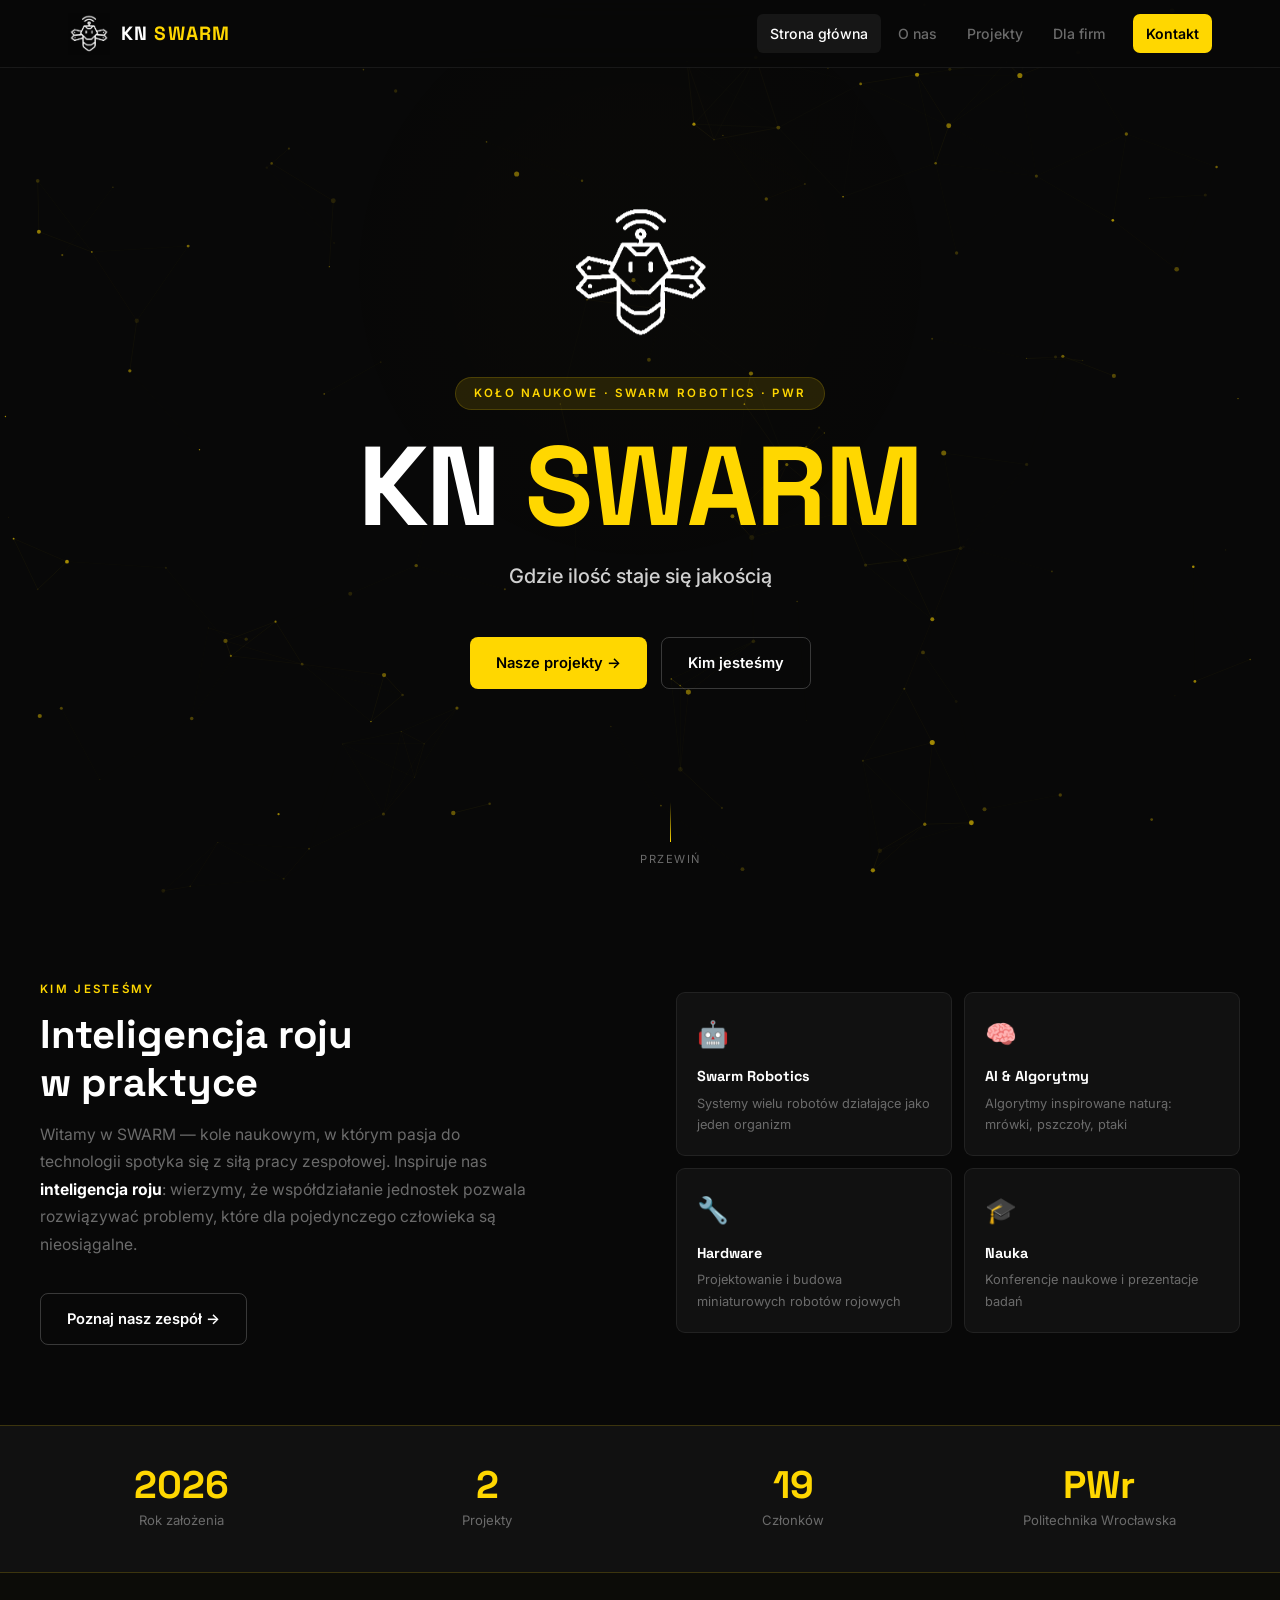
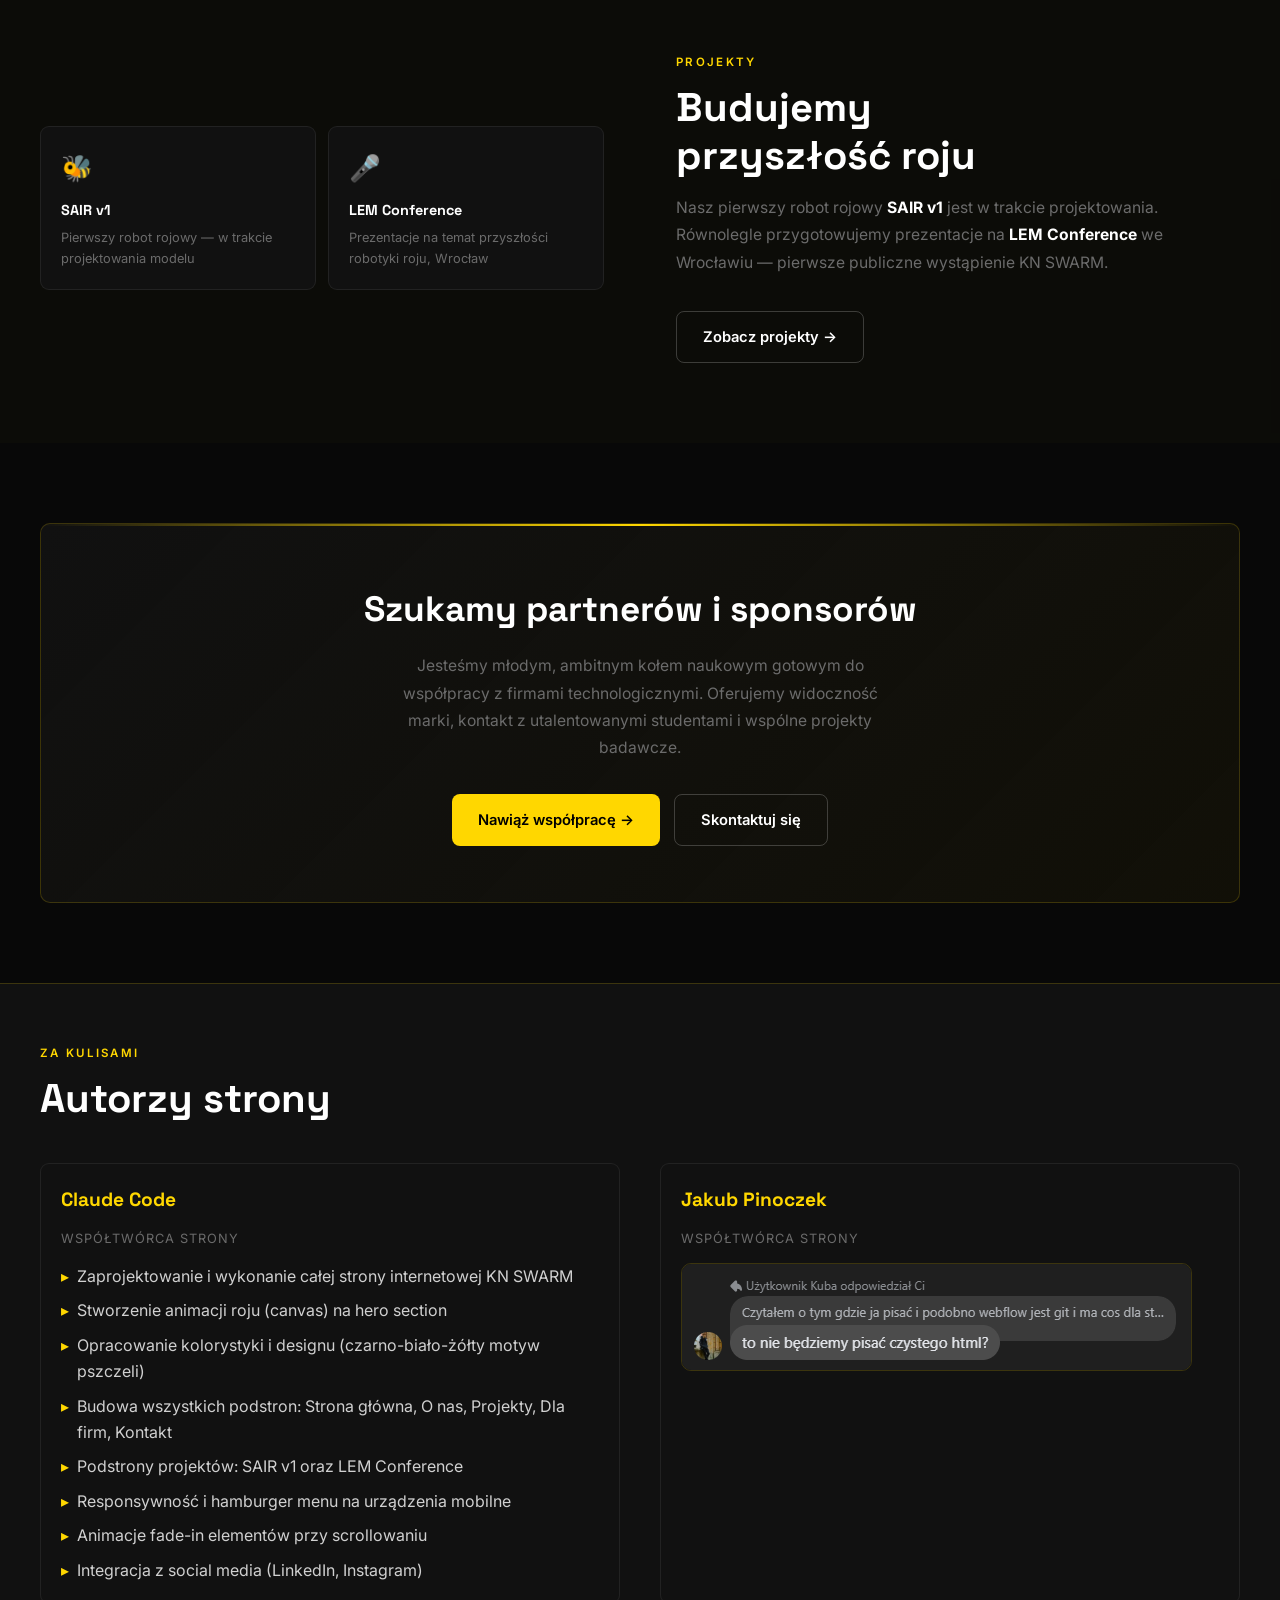
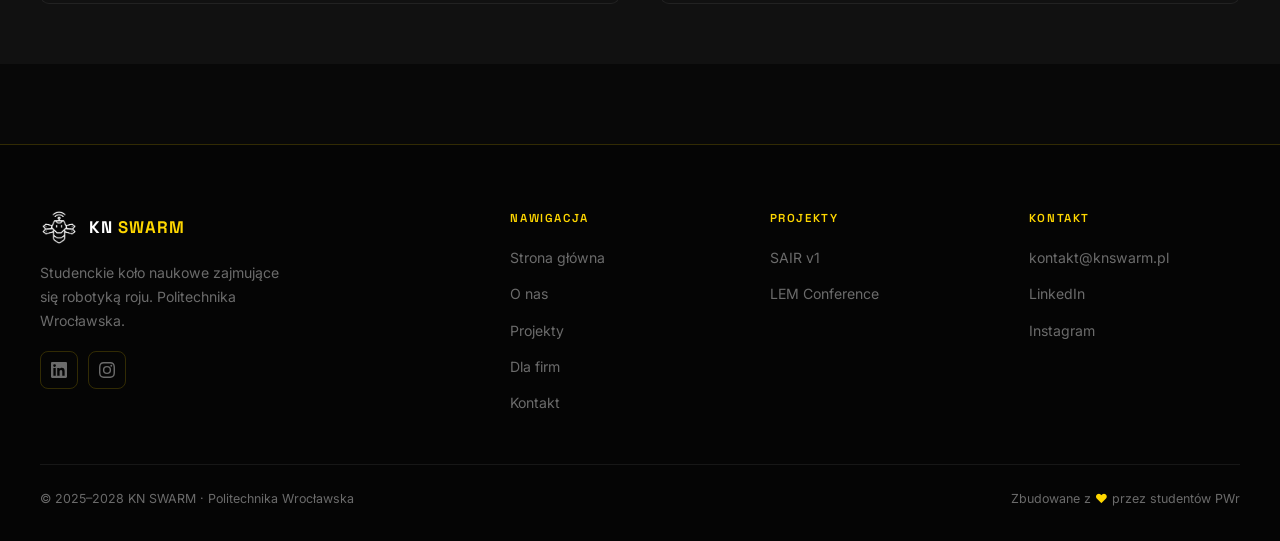
<file: index.html>
<!DOCTYPE html>
<html lang="pl">
<head>
  <meta charset="UTF-8">
  <meta name="viewport" content="width=device-width, initial-scale=1.0">
  <title>KN SWARM — Robotyka Roju | Politechnika Wrocławska</title>
  <meta name="description" content="KN SWARM — studenckie koło naukowe zajmujące się robotyką roju na Politechnice Wrocławskiej. Gdzie ilość staje się jakością.">
  <link rel="preconnect" href="https://fonts.googleapis.com">
  <link rel="preconnect" href="https://fonts.gstatic.com" crossorigin>
  <link href="https://fonts.googleapis.com/css2?family=Space+Grotesk:wght@300;400;500;600;700&family=Inter:wght@300;400;500;600&display=swap" rel="stylesheet">
  <link rel="stylesheet" href="css/style.css">
</head>
<body>
  <canvas id="bg-canvas"></canvas>

  
  <!-- ═══ HEADER ═══ -->
  <header>
    <div class="header-inner">
      <a href="index.html" class="logo-link">
        <img src="zasoby/ogolne/skn_swarm_logo.jpg" alt="KN SWARM" style="mix-blend-mode:screen;">
        <span class="logo-name">KN <em>SWARM</em></span>
      </a>
      <nav>
        <a href="index.html">Strona główna</a>
        <a href="o-nas.html">O nas</a>
        <a href="projekty.html">Projekty</a>
        <a href="dla-firm.html">Dla firm</a>
        <a href="kontakt.html" class="nav-cta">Kontakt</a>
      </nav>
      <button class="hamburger" aria-label="Otwórz menu"><span></span><span></span><span></span></button>
    </div>
  </header>
  <div class="mobile-nav">
    <a href="index.html">Strona główna</a>
    <a href="o-nas.html">O nas</a>
    <a href="projekty.html">Projekty</a>
    <a href="dla-firm.html">Dla firm</a>
    <a href="kontakt.html">Kontakt</a>
  </div>

  <!-- ═══ HERO ═══ -->
  <section class="hero">
    <canvas id="swarm-canvas"></canvas>
    <div class="hero-content">
      <img src="zasoby/index/swarm_logo.png" alt="KN SWARM Logo" class="hero-logo">
      <div class="hero-badge">Koło Naukowe &middot; Swarm Robotics &middot; PWr</div>
      <h1>KN <em>SWARM</em></h1>
      <p class="hero-motto"><strong>Gdzie ilość staje się jakością</strong></p>
      <div class="hero-btns">
        <a href="projekty.html" class="btn btn-primary">Nasze projekty &rarr;</a>
        <a href="o-nas.html"    class="btn btn-outline">Kim jesteśmy</a>
      </div>
    </div>
    <div class="scroll-hint">
      <div class="arrow"></div>
      <span>Przewiń</span>
    </div>
  </section>

  <!-- ═══ O NAS PREVIEW ═══ -->
  <section style="padding: 80px 28px;">
    <div class="container">
      <div class="split">
        <div>
          <span class="sec-tag">Kim jesteśmy</span>
          <h2 class="sec-title">Inteligencja roju<br>w praktyce</h2>
          <p class="sec-desc">
            Witamy w SWARM — kole naukowym, w którym pasja do technologii spotyka się z siłą pracy zespołowej. Inspiruje nas <strong style="color:var(--white)">inteligencja roju</strong>: wierzymy, że współdziałanie jednostek pozwala rozwiązywać problemy, które dla pojedynczego człowieka są nieosiągalne.
          </p>
          <br>
          <a href="o-nas.html" class="btn btn-outline" style="margin-top:8px;">Poznaj nasz zespół &rarr;</a>
        </div>
        <div class="mini-grid">
          <div class="mini-card fade-in d1">
            <div class="icon">🤖</div>
            <h3>Swarm Robotics</h3>
            <p>Systemy wielu robotów działające jako jeden organizm</p>
          </div>
          <div class="mini-card fade-in d2">
            <div class="icon">🧠</div>
            <h3>AI &amp; Algorytmy</h3>
            <p>Algorytmy inspirowane naturą: mrówki, pszczoły, ptaki</p>
          </div>
          <div class="mini-card fade-in d3">
            <div class="icon">🔧</div>
            <h3>Hardware</h3>
            <p>Projektowanie i budowa miniaturowych robotów rojowych</p>
          </div>
          <div class="mini-card fade-in d4">
            <div class="icon">🎓</div>
            <h3>Nauka</h3>
            <p>Konferencje naukowe i prezentacje badań</p>
          </div>
        </div>
      </div>
    </div>
  </section>

  <!-- ═══ STATS ═══ -->
  <div class="stats-bar">
    <div class="stats-inner">
      <div class="fade-in">
        <div class="stat-num">2026</div>
        <div class="stat-label">Rok założenia</div>
      </div>
      <div class="fade-in d1">
        <div class="stat-num">2</div>
        <div class="stat-label">Projekty</div>
      </div>
      <div class="fade-in d2">
        <div class="stat-num">19</div>
        <div class="stat-label">Członków</div>
      </div>
      <div class="fade-in d3">
        <div class="stat-num">PWr</div>
        <div class="stat-label">Politechnika Wrocławska</div>
      </div>
    </div>
  </div>

  <!-- ═══ PROJEKTY PREVIEW ═══ -->
  <section style="padding: 80px 28px; background: rgba(255,215,0,0.015);">
    <div class="container">
      <div class="split rev">
        <div>
          <span class="sec-tag">Projekty</span>
          <h2 class="sec-title">Budujemy<br>przyszłość roju</h2>
          <p class="sec-desc">
            Nasz pierwszy robot rojowy <strong style="color:var(--white)">SAIR v1</strong> jest w trakcie projektowania. Równolegle przygotowujemy prezentacje na <strong style="color:var(--white)">LEM Conference</strong> we Wrocławiu — pierwsze publiczne wystąpienie KN SWARM.
          </p>
          <br>
          <a href="projekty.html" class="btn btn-outline" style="margin-top:8px;">Zobacz projekty &rarr;</a>
        </div>
        <div class="mini-grid">
          <div class="mini-card fade-in">
            <div class="icon">🐝</div>
            <h3>SAIR v1</h3>
            <p>Pierwszy robot rojowy — w trakcie projektowania modelu</p>
          </div>
          <div class="mini-card fade-in d1">
            <div class="icon">🎤</div>
            <h3>LEM Conference</h3>
            <p>Prezentacje na temat przyszłości robotyki roju, Wrocław</p>
          </div>
        </div>
      </div>
    </div>
  </section>

  <!-- ═══ DLA FIRM CTA ═══ -->
  <section style="padding: 80px 28px;">
    <div class="container">
      <div class="cta-band fade-in">
        <h2>Szukamy partnerów i sponsorów</h2>
        <p>
          Jesteśmy młodym, ambitnym kołem naukowym gotowym do współpracy z firmami technologicznymi. Oferujemy widoczność marki, kontakt z utalentowanymi studentami i wspólne projekty badawcze.
        </p>
        <div class="cta-buttons">
          <a href="dla-firm.html" class="btn btn-primary">Nawiąż współpracę &rarr;</a>
          <a href="kontakt.html"  class="btn btn-outline">Skontaktuj się</a>
        </div>
      </div>
    </div>
  </section>

  <!-- ═══ AUTORZY STRONY ═══ -->
  <section style="padding: 60px 28px; background: var(--bg-card); border-top: 1px solid var(--yellow-border);">
    <div class="container">
      <span class="sec-tag">Za kulisami</span>
      <h2 class="sec-title" style="margin-bottom: 40px;">Autorzy strony</h2>
      <div style="display: flex; gap: 40px; flex-wrap: wrap;">

        <!-- Claude Code -->
        <div class="mini-card fade-in" style="flex: 1; min-width: 280px; text-align: left;">
          <h3 style="color: var(--yellow); font-size: 1.2rem; margin-bottom: 12px;">Claude Code</h3>
          <p style="color: var(--text-muted); font-size: 0.8rem; margin-bottom: 14px; text-transform: uppercase; letter-spacing: 0.08em;">Współtwórca strony</p>
          <ul style="list-style: none; padding: 0; display: flex; flex-direction: column; gap: 8px;">
            <li style="display: flex; align-items: flex-start; gap: 8px;"><span style="color: var(--yellow); flex-shrink: 0;">▸</span> Zaprojektowanie i wykonanie całej strony internetowej KN SWARM</li>
            <li style="display: flex; align-items: flex-start; gap: 8px;"><span style="color: var(--yellow); flex-shrink: 0;">▸</span> Stworzenie animacji roju (canvas) na hero section</li>
            <li style="display: flex; align-items: flex-start; gap: 8px;"><span style="color: var(--yellow); flex-shrink: 0;">▸</span> Opracowanie kolorystyki i designu (czarno-biało-żółty motyw pszczeli)</li>
            <li style="display: flex; align-items: flex-start; gap: 8px;"><span style="color: var(--yellow); flex-shrink: 0;">▸</span> Budowa wszystkich podstron: Strona główna, O nas, Projekty, Dla firm, Kontakt</li>
            <li style="display: flex; align-items: flex-start; gap: 8px;"><span style="color: var(--yellow); flex-shrink: 0;">▸</span> Podstrony projektów: SAIR v1 oraz LEM Conference</li>
            <li style="display: flex; align-items: flex-start; gap: 8px;"><span style="color: var(--yellow); flex-shrink: 0;">▸</span> Responsywność i hamburger menu na urządzenia mobilne</li>
            <li style="display: flex; align-items: flex-start; gap: 8px;"><span style="color: var(--yellow); flex-shrink: 0;">▸</span> Animacje fade-in elementów przy scrollowaniu</li>
            <li style="display: flex; align-items: flex-start; gap: 8px;"><span style="color: var(--yellow); flex-shrink: 0;">▸</span> Integracja z social media (LinkedIn, Instagram)</li>
          </ul>
        </div>

        <!-- Jakub Pinoczek -->
        <div class="mini-card fade-in d1" style="flex: 1; min-width: 280px; text-align: left;">
          <h3 style="color: var(--yellow); font-size: 1.2rem; margin-bottom: 12px;">Jakub Pinoczek</h3>
          <p style="color: var(--text-muted); font-size: 0.8rem; margin-bottom: 14px; text-transform: uppercase; letter-spacing: 0.08em;">Współtwórca strony</p>
          <img src="zasoby/index/pino_robota.png" alt="Jakub Pinoczek" style="max-width: 100%; height: auto; border-radius: var(--radius); border: 1px solid var(--yellow-border); margin-bottom: 14px;">
        </div>

      </div>
    </div>
  </section>

  <!-- ═══ FOOTER ═══ -->
  <footer>
    <div class="footer-inner">
      <div class="footer-grid">
        <div class="footer-brand">
          <a href="index.html" class="logo-link" style="margin-bottom:0">
            <img src="zasoby/ogolne/skn_swarm_logo.jpg" alt="KN SWARM" style="width:38px;height:38px;object-fit:contain;mix-blend-mode:screen;">
            <span class="logo-name" style="font-size:1.05rem;">KN <em>SWARM</em></span>
          </a>
          <p>Studenckie koło naukowe zajmujące się robotyką roju. Politechnika Wrocławska.</p>
          <div class="social-links">
            <a href="https://www.linkedin.com/company/skn-swarm/about/" target="_blank" rel="noopener" class="social-link" aria-label="LinkedIn">
              <svg width="16" height="16" viewBox="0 0 24 24" fill="currentColor"><path d="M20.447 20.452h-3.554v-5.569c0-1.328-.027-3.037-1.852-3.037-1.853 0-2.136 1.445-2.136 2.939v5.667H9.351V9h3.414v1.561h.046c.477-.9 1.637-1.85 3.37-1.85 3.601 0 4.267 2.37 4.267 5.455v6.286zM5.337 7.433a2.062 2.062 0 01-2.063-2.065 2.064 2.064 0 112.063 2.065zm1.782 13.019H3.555V9h3.564v11.452zM22.225 0H1.771C.792 0 0 .774 0 1.729v20.542C0 23.227.792 24 1.771 24h20.451C23.2 24 24 23.227 24 22.271V1.729C24 .774 23.2 0 22.222 0h.003z"/></svg>
            </a>
            <a href="https://www.instagram.com/swarm_pwr/" target="_blank" rel="noopener" class="social-link" aria-label="Instagram">
              <svg width="16" height="16" viewBox="0 0 24 24" fill="currentColor"><path d="M12 2.163c3.204 0 3.584.012 4.85.07 3.252.148 4.771 1.691 4.919 4.919.058 1.265.069 1.645.069 4.849 0 3.205-.012 3.584-.069 4.849-.149 3.225-1.664 4.771-4.919 4.919-1.266.058-1.644.07-4.85.07-3.204 0-3.584-.012-4.849-.07-3.26-.149-4.771-1.699-4.919-4.92-.058-1.265-.07-1.644-.07-4.849 0-3.204.013-3.583.07-4.849.149-3.227 1.664-4.771 4.919-4.919 1.266-.057 1.645-.069 4.849-.069zm0-2.163c-3.259 0-3.667.014-4.947.072-4.358.2-6.78 2.618-6.98 6.98-.059 1.281-.073 1.689-.073 4.948 0 3.259.014 3.668.072 4.948.2 4.358 2.618 6.78 6.98 6.98 1.281.058 1.689.072 4.948.072 3.259 0 3.668-.014 4.948-.072 4.354-.2 6.782-2.618 6.979-6.98.059-1.28.073-1.689.073-4.948 0-3.259-.014-3.667-.072-4.947-.196-4.354-2.617-6.78-6.979-6.98-1.281-.059-1.69-.073-4.949-.073zm0 5.838a6.162 6.162 0 100 12.324 6.162 6.162 0 000-12.324zM12 16a4 4 0 110-8 4 4 0 010 8zm6.406-11.845a1.44 1.44 0 100 2.881 1.44 1.44 0 000-2.881z"/></svg>
            </a>
          </div>
        </div>
        <div class="footer-col">
          <h4>Nawigacja</h4>
          <ul>
            <li><a href="index.html">Strona główna</a></li>
            <li><a href="o-nas.html">O nas</a></li>
            <li><a href="projekty.html">Projekty</a></li>
            <li><a href="dla-firm.html">Dla firm</a></li>
            <li><a href="kontakt.html">Kontakt</a></li>
          </ul>
        </div>
        <div class="footer-col">
          <h4>Projekty</h4>
          <ul>
            <li><a href="projekty/sair-v1.html">SAIR v1</a></li>
            <li><a href="projekty/lem-conference.html">LEM Conference</a></li>
          </ul>
        </div>
        <div class="footer-col">
          <h4>Kontakt</h4>
          <ul>
            <li><a href="mailto:kontakt@knswarm.pl">kontakt@knswarm.pl</a></li>
            <li><a href="https://www.linkedin.com/company/skn-swarm/about/" target="_blank" rel="noopener">LinkedIn</a></li>
            <li><a href="https://www.instagram.com/swarm_pwr/" target="_blank" rel="noopener">Instagram</a></li>
          </ul>
        </div>
      </div>
      <div class="footer-bottom">
        <p>&copy; 2025&ndash;2028 KN SWARM &middot; Politechnika Wrocławska</p>
        <p>Zbudowane z <em>&hearts;</em> przez studentów PWr</p>
      </div>
    </div>
  </footer>

  <script src="js/main.js"></script>
  <script src="js/particles-bg.js"></script>
</body>
</html>
</file>
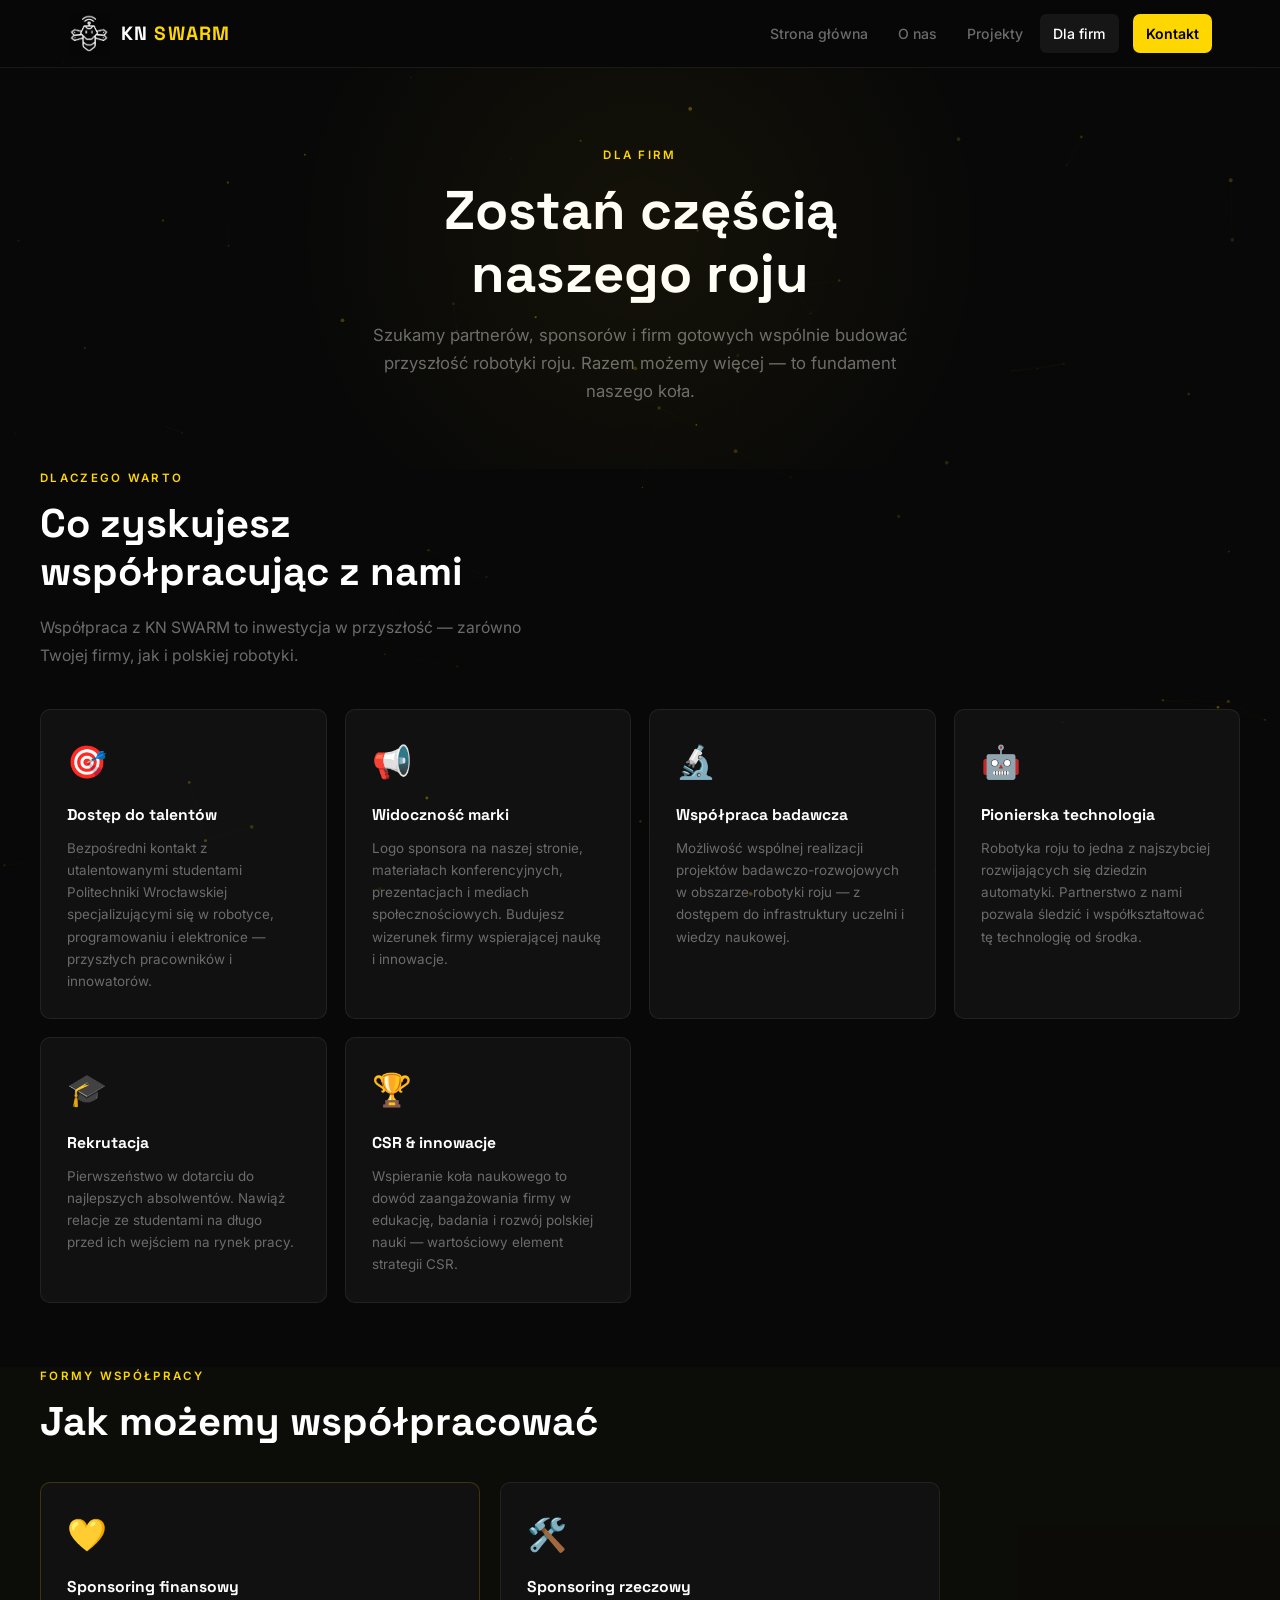
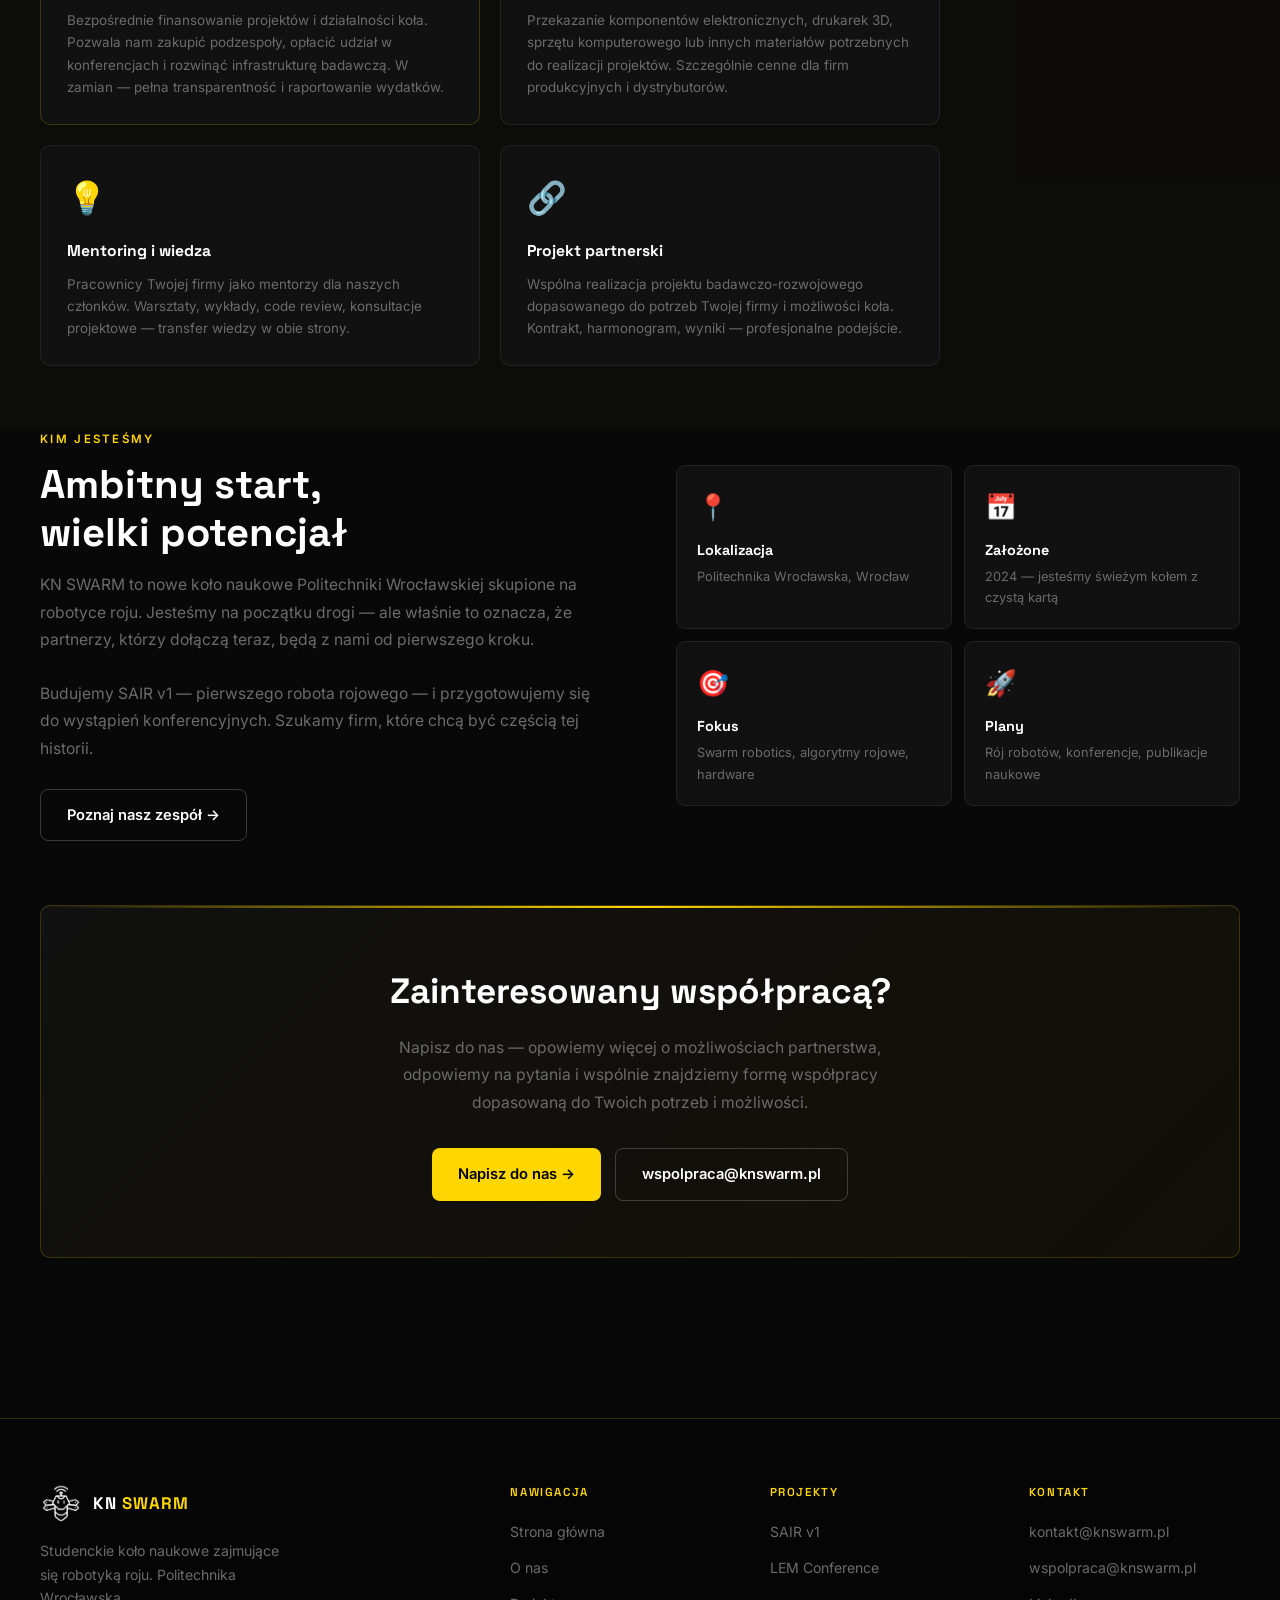
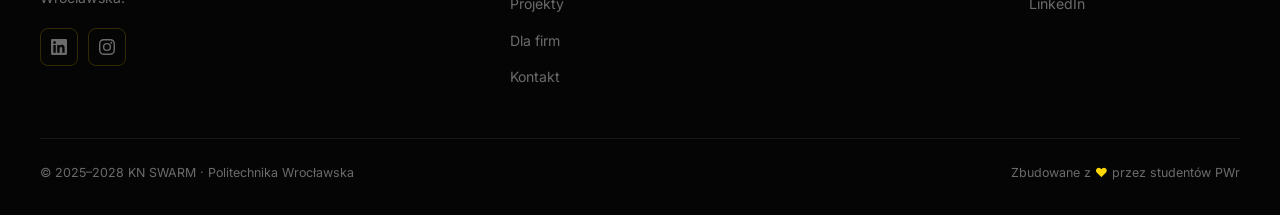
<file: dla-firm.html>
﻿<!DOCTYPE html>
<html lang="pl">
<head>
  <meta charset="UTF-8">
  <meta name="viewport" content="width=device-width, initial-scale=1.0">
  <title>Dla firm — KN SWARM</title>
  <meta name="description" content="Współpraca i sponsoring KN SWARM. Szukamy partnerów do wspólnych projektów z robotyki roju.">
  <link rel="preconnect" href="https://fonts.googleapis.com">
  <link rel="preconnect" href="https://fonts.gstatic.com" crossorigin>
  <link href="https://fonts.googleapis.com/css2?family=Space+Grotesk:wght@300;400;500;600;700&family=Inter:wght@300;400;500;600&display=swap" rel="stylesheet">
  <link rel="stylesheet" href="css/style.css">
</head>
<body>
  <canvas id="bg-canvas"></canvas>

  <header>
    <div class="header-inner">
      <a href="index.html" class="logo-link">
        <img src="zasoby/ogolne/skn_swarm_logo.jpg" style="mix-blend-mode:screen;" alt="KN SWARM">
        <span class="logo-name">KN <em>SWARM</em></span>
      </a>
      <nav>
        <a href="index.html">Strona główna</a>
        <a href="o-nas.html">O nas</a>
        <a href="projekty.html">Projekty</a>
        <a href="dla-firm.html">Dla firm</a>
        <a href="kontakt.html" class="nav-cta">Kontakt</a>
      </nav>
      <button class="hamburger" aria-label="Otwórz menu"><span></span><span></span><span></span></button>
    </div>
  </header>
  <div class="mobile-nav">
    <a href="index.html">Strona główna</a>
    <a href="o-nas.html">O nas</a>
    <a href="projekty.html">Projekty</a>
    <a href="dla-firm.html">Dla firm</a>
    <a href="kontakt.html">Kontakt</a>
  </div>

  <div class="page-header">
    <div class="page-tag">Dla firm</div>
    <h1>Zostań częścią<br>naszego roju</h1>
    <p>Szukamy partnerów, sponsorów i firm gotowych wspólnie budować przyszłość robotyki roju. Razem możemy więcej — to fundament naszego koła.</p>
  </div>

  <section style="padding: 0 28px 64px;">
    <div class="container">
      <span class="sec-tag">Dlaczego warto</span>
      <h2 class="sec-title" style="margin-bottom: 18px;">Co zyskujesz<br>współpracując z nami</h2>
      <p class="sec-desc" style="margin-bottom: 40px;">Współpraca z KN SWARM to inwestycja w przyszłość — zarówno Twojej firmy, jak i polskiej robotyki.</p>
      <div class="benefits-grid">
        <div class="benefit-card fade-in">
          <div class="bicon">🎯</div>
          <h3>Dostęp do talentów</h3>
          <p>Bezpośredni kontakt z utalentowanymi studentami Politechniki Wrocławskiej specjalizującymi się w robotyce, programowaniu i elektronice — przyszłych pracowników i innowatorów.</p>
        </div>
        <div class="benefit-card fade-in d1">
          <div class="bicon">📢</div>
          <h3>Widoczność marki</h3>
          <p>Logo sponsora na naszej stronie, materiałach konferencyjnych, prezentacjach i mediach społecznościowych. Budujesz wizerunek firmy wspierającej naukę i innowacje.</p>
        </div>
        <div class="benefit-card fade-in d2">
          <div class="bicon">🔬</div>
          <h3>Współpraca badawcza</h3>
          <p>Możliwość wspólnej realizacji projektów badawczo-rozwojowych w obszarze robotyki roju — z dostępem do infrastruktury uczelni i wiedzy naukowej.</p>
        </div>
        <div class="benefit-card fade-in d3">
          <div class="bicon">🤖</div>
          <h3>Pionierska technologia</h3>
          <p>Robotyka roju to jedna z najszybciej rozwijających się dziedzin automatyki. Partnerstwo z nami pozwala śledzić i współkształtować tę technologię od środka.</p>
        </div>
        <div class="benefit-card fade-in">
          <div class="bicon">🎓</div>
          <h3>Rekrutacja</h3>
          <p>Pierwszeństwo w dotarciu do najlepszych absolwentów. Nawiąż relacje ze studentami na długo przed ich wejściem na rynek pracy.</p>
        </div>
        <div class="benefit-card fade-in d1">
          <div class="bicon">🏆</div>
          <h3>CSR &amp; innowacje</h3>
          <p>Wspieranie koła naukowego to dowód zaangażowania firmy w edukację, badania i rozwój polskiej nauki — wartościowy element strategii CSR.</p>
        </div>
      </div>
    </div>
  </section>

  <section style="padding: 0 28px 64px; background: rgba(255,215,0,0.015);">
    <div class="container">
      <span class="sec-tag">Formy współpracy</span>
      <h2 class="sec-title" style="margin-bottom: 36px;">Jak możemy współpracować</h2>
      <div class="grid-halves" style="gap:20px;max-width:900px;">
        <div class="benefit-card fade-in" style="border-color:var(--yellow-border);">
          <div class="bicon">💛</div>
          <h3>Sponsoring finansowy</h3>
          <p>Bezpośrednie finansowanie projektów i działalności koła. Pozwala nam zakupić podzespoły, opłacić udział w konferencjach i rozwinąć infrastrukturę badawczą. W zamian — pełna transparentność i raportowanie wydatków.</p>
        </div>
        <div class="benefit-card fade-in d1">
          <div class="bicon">🛠️</div>
          <h3>Sponsoring rzeczowy</h3>
          <p>Przekazanie komponentów elektronicznych, drukarek 3D, sprzętu komputerowego lub innych materiałów potrzebnych do realizacji projektów. Szczególnie cenne dla firm produkcyjnych i dystrybutorów.</p>
        </div>
        <div class="benefit-card fade-in d2">
          <div class="bicon">💡</div>
          <h3>Mentoring i wiedza</h3>
          <p>Pracownicy Twojej firmy jako mentorzy dla naszych członków. Warsztaty, wykłady, code review, konsultacje projektowe — transfer wiedzy w obie strony.</p>
        </div>
        <div class="benefit-card fade-in d3">
          <div class="bicon">🔗</div>
          <h3>Projekt partnerski</h3>
          <p>Wspólna realizacja projektu badawczo-rozwojowego dopasowanego do potrzeb Twojej firmy i możliwości koła. Kontrakt, harmonogram, wyniki — profesjonalne podejście.</p>
        </div>
      </div>
    </div>
  </section>

  <section style="padding: 0 28px 64px;">
    <div class="container">
      <div class="split">
        <div>
          <span class="sec-tag">Kim jesteśmy</span>
          <h2 class="sec-title">Ambitny start,<br>wielki potencjał</h2>
          <p class="sec-desc" style="max-width:100%;">
            KN SWARM to nowe koło naukowe Politechniki Wrocławskiej skupione na robotyce roju. Jesteśmy na początku drogi — ale właśnie to oznacza, że partnerzy, którzy dołączą teraz, będą z nami od pierwszego kroku.
          </p>
          <br>
          <p class="sec-desc" style="max-width:100%;">
            Budujemy SAIR v1 — pierwszego robota rojowego — i przygotowujemy się do wystąpień konferencyjnych. Szukamy firm, które chcą być częścią tej historii.
          </p>
          <br>
          <a href="o-nas.html" class="btn btn-outline">Poznaj nasz zespół &rarr;</a>
        </div>
        <div class="mini-grid">
          <div class="mini-card fade-in">
            <div class="icon">📍</div>
            <h3>Lokalizacja</h3>
            <p>Politechnika Wrocławska, Wrocław</p>
          </div>
          <div class="mini-card fade-in d1">
            <div class="icon">📅</div>
            <h3>Założone</h3>
            <p>2024 — jesteśmy świeżym kołem z czystą kartą</p>
          </div>
          <div class="mini-card fade-in d2">
            <div class="icon">🎯</div>
            <h3>Fokus</h3>
            <p>Swarm robotics, algorytmy rojowe, hardware</p>
          </div>
          <div class="mini-card fade-in d3">
            <div class="icon">🚀</div>
            <h3>Plany</h3>
            <p>Rój robotów, konferencje, publikacje naukowe</p>
          </div>
        </div>
      </div>
    </div>
  </section>

  <section style="padding: 0 28px 80px;">
    <div class="container">
      <div class="cta-band fade-in">
        <h2>Zainteresowany współpracą?</h2>
        <p>
          Napisz do nas — opowiemy więcej o możliwościach partnerstwa, odpowiemy na pytania i wspólnie znajdziemy formę współpracy dopasowaną do Twoich potrzeb i możliwości.
        </p>
        <div class="cta-buttons">
          <a href="kontakt.html" class="btn btn-primary">Napisz do nas &rarr;</a>
          <a href="mailto:wspolpraca@knswarm.pl" class="btn btn-outline">wspolpraca@knswarm.pl</a>
        </div>
      </div>
    </div>
  </section>

  <footer>
    <div class="footer-inner">
      <div class="footer-grid">
        <div class="footer-brand">
          <a href="index.html" class="logo-link" style="margin-bottom:0">
            <img src="zasoby/ogolne/skn_swarm_logo.jpg" style="mix-blend-mode:screen;" alt="KN SWARM" style="width:38px;height:38px;object-fit:contain;">
            <span class="logo-name" style="font-size:1.05rem;">KN <em>SWARM</em></span>
          </a>
          <p>Studenckie koło naukowe zajmujące się robotyką roju. Politechnika Wrocławska.</p>
          <div class="social-links">
            <a href="https://www.linkedin.com/company/skn-swarm/about/" target="_blank" rel="noopener" class="social-link" aria-label="LinkedIn">
              <svg width="16" height="16" viewBox="0 0 24 24" fill="currentColor"><path d="M20.447 20.452h-3.554v-5.569c0-1.328-.027-3.037-1.852-3.037-1.853 0-2.136 1.445-2.136 2.939v5.667H9.351V9h3.414v1.561h.046c.477-.9 1.637-1.85 3.37-1.85 3.601 0 4.267 2.37 4.267 5.455v6.286zM5.337 7.433a2.062 2.062 0 01-2.063-2.065 2.064 2.064 0 112.063 2.065zm1.782 13.019H3.555V9h3.564v11.452zM22.225 0H1.771C.792 0 0 .774 0 1.729v20.542C0 23.227.792 24 1.771 24h20.451C23.2 24 24 23.227 24 22.271V1.729C24 .774 23.2 0 22.222 0h.003z"/></svg>
            </a>
            <a href="https://www.instagram.com/swarm_pwr/" target="_blank" rel="noopener" class="social-link" aria-label="Instagram">
              <svg width="16" height="16" viewBox="0 0 24 24" fill="currentColor"><path d="M12 2.163c3.204 0 3.584.012 4.85.07 3.252.148 4.771 1.691 4.919 4.919.058 1.265.069 1.645.069 4.849 0 3.205-.012 3.584-.069 4.849-.149 3.225-1.664 4.771-4.919 4.919-1.266.058-1.644.07-4.85.07-3.204 0-3.584-.012-4.849-.07-3.26-.149-4.771-1.699-4.919-4.92-.058-1.265-.07-1.644-.07-4.849 0-3.204.013-3.583.07-4.849.149-3.227 1.664-4.771 4.919-4.919 1.266-.057 1.645-.069 4.849-.069zm0-2.163c-3.259 0-3.667.014-4.947.072-4.358.2-6.78 2.618-6.98 6.98-.059 1.281-.073 1.689-.073 4.948 0 3.259.014 3.668.072 4.948.2 4.358 2.618 6.78 6.98 6.98 1.281.058 1.689.072 4.948.072 3.259 0 3.668-.014 4.948-.072 4.354-.2 6.782-2.618 6.979-6.98.059-1.28.073-1.689.073-4.948 0-3.259-.014-3.667-.072-4.947-.196-4.354-2.617-6.78-6.979-6.98-1.281-.059-1.69-.073-4.949-.073zm0 5.838a6.162 6.162 0 100 12.324 6.162 6.162 0 000-12.324zM12 16a4 4 0 110-8 4 4 0 010 8zm6.406-11.845a1.44 1.44 0 100 2.881 1.44 1.44 0 000-2.881z"/></svg>
            </a>
          </div>
        </div>
        <div class="footer-col">
          <h4>Nawigacja</h4>
          <ul>
            <li><a href="index.html">Strona główna</a></li>
            <li><a href="o-nas.html">O nas</a></li>
            <li><a href="projekty.html">Projekty</a></li>
            <li><a href="dla-firm.html">Dla firm</a></li>
            <li><a href="kontakt.html">Kontakt</a></li>
          </ul>
        </div>
        <div class="footer-col">
          <h4>Projekty</h4>
          <ul>
            <li><a href="projekty/sair-v1.html">SAIR v1</a></li>
            <li><a href="projekty/lem-conference.html">LEM Conference</a></li>
          </ul>
        </div>
        <div class="footer-col">
          <h4>Kontakt</h4>
          <ul>
            <li><a href="mailto:kontakt@knswarm.pl">kontakt@knswarm.pl</a></li>
            <li><a href="mailto:wspolpraca@knswarm.pl">wspolpraca@knswarm.pl</a></li>
            <li><a href="https://www.linkedin.com/company/skn-swarm/about/" target="_blank" rel="noopener">LinkedIn</a></li>
          </ul>
        </div>
      </div>
      <div class="footer-bottom">
        <p>&copy; 2025&ndash;2028 KN SWARM &middot; Politechnika Wrocławska</p>
        <p>Zbudowane z <em>&hearts;</em> przez studentów PWr</p>
      </div>
    </div>
  </footer>

  <script src="js/main.js"></script>
  <script src="js/particles-bg.js"></script>
</body>
</html>
</file>
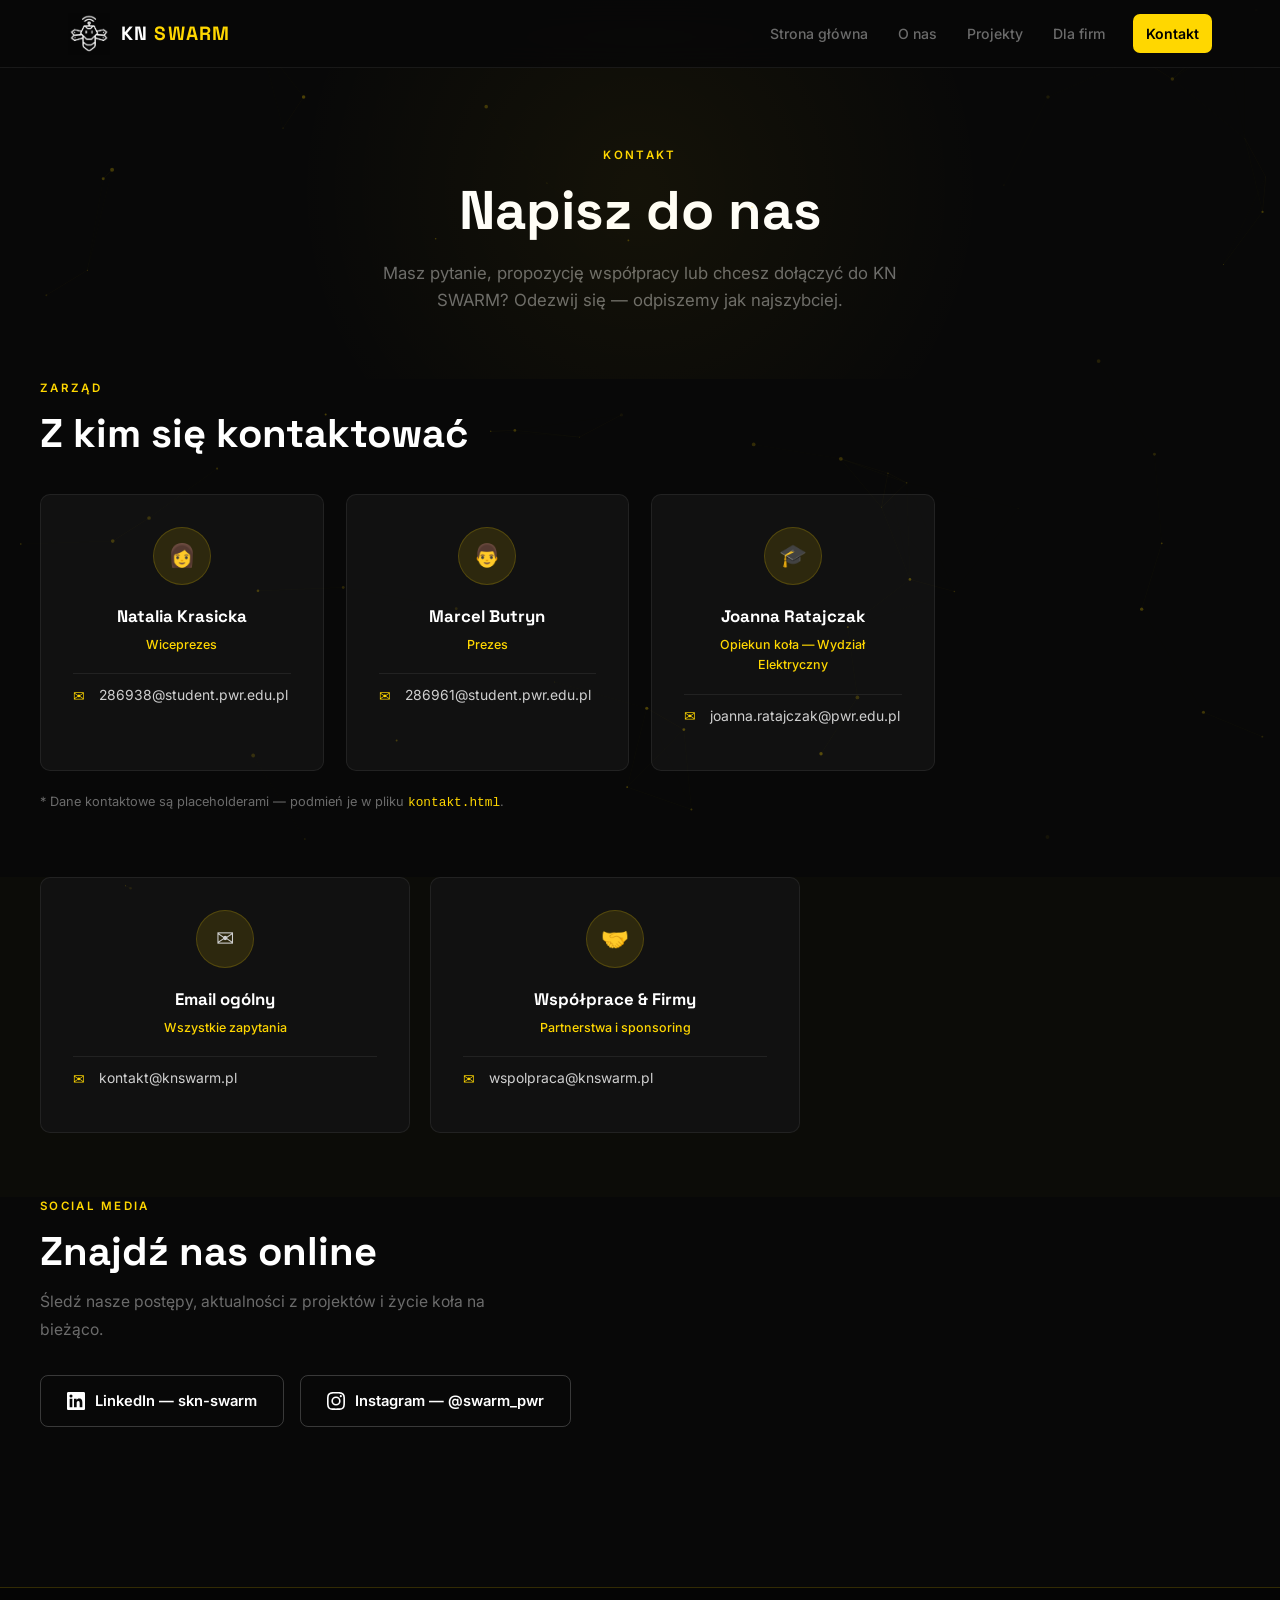
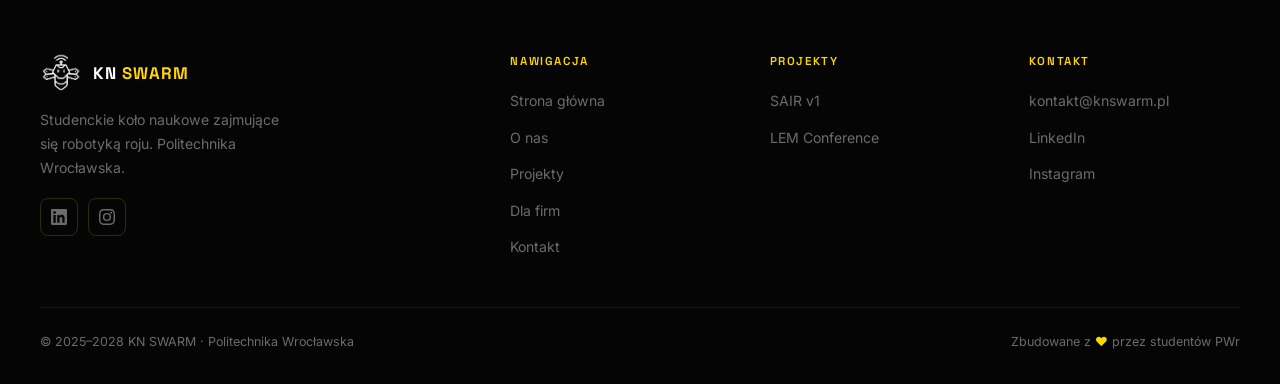
<file: kontakt.html>
﻿<!DOCTYPE html>
<html lang="pl">
<head>
  <meta charset="UTF-8">
  <meta name="viewport" content="width=device-width, initial-scale=1.0">
  <title>Kontakt — KN SWARM</title>
  <meta name="description" content="Skontaktuj się z KN SWARM — dane kontaktowe zarządu i opiekuna koła naukowego.">
  <link rel="preconnect" href="https://fonts.googleapis.com">
  <link rel="preconnect" href="https://fonts.gstatic.com" crossorigin>
  <link href="https://fonts.googleapis.com/css2?family=Space+Grotesk:wght@300;400;500;600;700&family=Inter:wght@300;400;500;600&display=swap" rel="stylesheet">
  <link rel="stylesheet" href="css/style.css">
</head>
<body>
  <canvas id="bg-canvas"></canvas>

  <header>
    <div class="header-inner">
      <a href="index.html" class="logo-link">
        <img src="zasoby/ogolne/skn_swarm_logo.jpg" style="mix-blend-mode:screen;" alt="KN SWARM">
        <span class="logo-name">KN <em>SWARM</em></span>
      </a>
      <nav>
        <a href="index.html">Strona główna</a>
        <a href="o-nas.html">O nas</a>
        <a href="projekty.html">Projekty</a>
        <a href="dla-firm.html">Dla firm</a>
        <a href="kontakt.html" class="nav-cta">Kontakt</a>
      </nav>
      <button class="hamburger" aria-label="Otwórz menu"><span></span><span></span><span></span></button>
    </div>
  </header>
  <div class="mobile-nav">
    <a href="index.html">Strona główna</a>
    <a href="o-nas.html">O nas</a>
    <a href="projekty.html">Projekty</a>
    <a href="dla-firm.html">Dla firm</a>
    <a href="kontakt.html">Kontakt</a>
  </div>

  <div class="page-header">
    <div class="page-tag">Kontakt</div>
    <h1>Napisz do nas</h1>
    <p>Masz pytanie, propozycję współpracy lub chcesz dołączyć do KN SWARM? Odezwij się — odpiszemy jak najszybciej.</p>
  </div>

  <section style="padding: 0 28px 64px;">
    <div class="container">
      <span class="sec-tag">Zarząd</span>
      <h2 class="sec-title" style="margin-bottom: 36px;">Z kim się kontaktować</h2>
      <div class="contact-grid">
        <div class="contact-card fade-in">
          <div class="contact-icon">👩</div>
          <h3>Natalia Krasicka</h3>
          <div class="ctitle">Wiceprezes</div>
          <div class="cinfo">
            <span class="ci">✉</span>
            <a href="mailto:286938@student.pwr.edu.pl">286938@student.pwr.edu.pl</a>
          </div>
        </div>
        <div class="contact-card fade-in d1">
          <div class="contact-icon">👨</div>
          <h3>Marcel Butryn</h3>
          <div class="ctitle">Prezes</div>
          <div class="cinfo">
            <span class="ci">✉</span>
            <a href="mailto:286961@student.pwr.edu.pl">286961@student.pwr.edu.pl</a>
          </div>
        </div>
        <div class="contact-card fade-in d2">
          <div class="contact-icon">🎓</div>
          <h3>Joanna Ratajczak</h3>
          <div class="ctitle">Opiekun koła &mdash; Wydział Elektryczny</div>
          <div class="cinfo">
            <span class="ci">✉</span>
            <a href="mailto:joanna.ratajczak@pwr.edu.pl">joanna.ratajczak@pwr.edu.pl</a>
          </div>
        </div>
      </div>
      <p style="margin-top:20px; font-size:0.8rem; color:var(--text-muted);">
        * Dane kontaktowe są placeholderami — podmień je w pliku <code style="color:var(--yellow)">kontakt.html</code>.
      </p>
    </div>
  </section>

  <section style="padding: 0 28px 64px; background: rgba(255,215,0,0.015);">
    <div class="container">
      <div class="grid-halves" style="max-width:760px;">
        <div class="contact-card fade-in">
          <div class="contact-icon">✉</div>
          <h3>Email ogólny</h3>
          <div class="ctitle">Wszystkie zapytania</div>
          <div class="cinfo">
            <span class="ci">✉</span>
            <a href="mailto:kontakt@knswarm.pl">kontakt@knswarm.pl</a>
          </div>
        </div>
        <div class="contact-card fade-in d1">
          <div class="contact-icon">🤝</div>
          <h3>Współprace &amp; Firmy</h3>
          <div class="ctitle">Partnerstwa i sponsoring</div>
          <div class="cinfo">
            <span class="ci">✉</span>
            <a href="mailto:wspolpraca@knswarm.pl">wspolpraca@knswarm.pl</a>
          </div>
        </div>
      </div>
    </div>
  </section>

  <section style="padding: 0 28px 80px;">
    <div class="container">
      <span class="sec-tag">Social media</span>
      <h2 class="sec-title" style="margin-bottom:12px;">Znajdź nas online</h2>
      <p class="sec-desc" style="margin-bottom:32px;">Śledź nasze postępy, aktualności z projektów i życie koła na bieżąco.</p>
      <div style="display:flex;gap:16px;flex-wrap:wrap;">
        <a href="https://www.linkedin.com/company/skn-swarm/about/" target="_blank" rel="noopener" class="btn btn-outline" style="display:inline-flex;align-items:center;gap:10px;">
          <svg width="18" height="18" viewBox="0 0 24 24" fill="currentColor"><path d="M20.447 20.452h-3.554v-5.569c0-1.328-.027-3.037-1.852-3.037-1.853 0-2.136 1.445-2.136 2.939v5.667H9.351V9h3.414v1.561h.046c.477-.9 1.637-1.85 3.37-1.85 3.601 0 4.267 2.37 4.267 5.455v6.286zM5.337 7.433a2.062 2.062 0 01-2.063-2.065 2.064 2.064 0 112.063 2.065zm1.782 13.019H3.555V9h3.564v11.452zM22.225 0H1.771C.792 0 0 .774 0 1.729v20.542C0 23.227.792 24 1.771 24h20.451C23.2 24 24 23.227 24 22.271V1.729C24 .774 23.2 0 22.222 0h.003z"/></svg>
          LinkedIn — skn-swarm
        </a>
        <a href="https://www.instagram.com/swarm_pwr/" target="_blank" rel="noopener" class="btn btn-outline" style="display:inline-flex;align-items:center;gap:10px;">
          <svg width="18" height="18" viewBox="0 0 24 24" fill="currentColor"><path d="M12 2.163c3.204 0 3.584.012 4.85.07 3.252.148 4.771 1.691 4.919 4.919.058 1.265.069 1.645.069 4.849 0 3.205-.012 3.584-.069 4.849-.149 3.225-1.664 4.771-4.919 4.919-1.266.058-1.644.07-4.85.07-3.204 0-3.584-.012-4.849-.07-3.26-.149-4.771-1.699-4.919-4.92-.058-1.265-.07-1.644-.07-4.849 0-3.204.013-3.583.07-4.849.149-3.227 1.664-4.771 4.919-4.919 1.266-.057 1.645-.069 4.849-.069zm0-2.163c-3.259 0-3.667.014-4.947.072-4.358.2-6.78 2.618-6.98 6.98-.059 1.281-.073 1.689-.073 4.948 0 3.259.014 3.668.072 4.948.2 4.358 2.618 6.78 6.98 6.98 1.281.058 1.689.072 4.948.072 3.259 0 3.668-.014 4.948-.072 4.354-.2 6.782-2.618 6.979-6.98.059-1.28.073-1.689.073-4.948 0-3.259-.014-3.667-.072-4.947-.196-4.354-2.617-6.78-6.979-6.98-1.281-.059-1.69-.073-4.949-.073zm0 5.838a6.162 6.162 0 100 12.324 6.162 6.162 0 000-12.324zM12 16a4 4 0 110-8 4 4 0 010 8zm6.406-11.845a1.44 1.44 0 100 2.881 1.44 1.44 0 000-2.881z"/></svg>
          Instagram — @swarm_pwr
        </a>
      </div>
    </div>
  </section>

  <footer>
    <div class="footer-inner">
      <div class="footer-grid">
        <div class="footer-brand">
          <a href="index.html" class="logo-link" style="margin-bottom:0">
            <img src="zasoby/ogolne/skn_swarm_logo.jpg" style="mix-blend-mode:screen;" alt="KN SWARM" style="width:38px;height:38px;object-fit:contain;">
            <span class="logo-name" style="font-size:1.05rem;">KN <em>SWARM</em></span>
          </a>
          <p>Studenckie koło naukowe zajmujące się robotyką roju. Politechnika Wrocławska.</p>
          <div class="social-links">
            <a href="https://www.linkedin.com/company/skn-swarm/about/" target="_blank" rel="noopener" class="social-link" aria-label="LinkedIn">
              <svg width="16" height="16" viewBox="0 0 24 24" fill="currentColor"><path d="M20.447 20.452h-3.554v-5.569c0-1.328-.027-3.037-1.852-3.037-1.853 0-2.136 1.445-2.136 2.939v5.667H9.351V9h3.414v1.561h.046c.477-.9 1.637-1.85 3.37-1.85 3.601 0 4.267 2.37 4.267 5.455v6.286zM5.337 7.433a2.062 2.062 0 01-2.063-2.065 2.064 2.064 0 112.063 2.065zm1.782 13.019H3.555V9h3.564v11.452zM22.225 0H1.771C.792 0 0 .774 0 1.729v20.542C0 23.227.792 24 1.771 24h20.451C23.2 24 24 23.227 24 22.271V1.729C24 .774 23.2 0 22.222 0h.003z"/></svg>
            </a>
            <a href="https://www.instagram.com/swarm_pwr/" target="_blank" rel="noopener" class="social-link" aria-label="Instagram">
              <svg width="16" height="16" viewBox="0 0 24 24" fill="currentColor"><path d="M12 2.163c3.204 0 3.584.012 4.85.07 3.252.148 4.771 1.691 4.919 4.919.058 1.265.069 1.645.069 4.849 0 3.205-.012 3.584-.069 4.849-.149 3.225-1.664 4.771-4.919 4.919-1.266.058-1.644.07-4.85.07-3.204 0-3.584-.012-4.849-.07-3.26-.149-4.771-1.699-4.919-4.92-.058-1.265-.07-1.644-.07-4.849 0-3.204.013-3.583.07-4.849.149-3.227 1.664-4.771 4.919-4.919 1.266-.057 1.645-.069 4.849-.069zm0-2.163c-3.259 0-3.667.014-4.947.072-4.358.2-6.78 2.618-6.98 6.98-.059 1.281-.073 1.689-.073 4.948 0 3.259.014 3.668.072 4.948.2 4.358 2.618 6.78 6.98 6.98 1.281.058 1.689.072 4.948.072 3.259 0 3.668-.014 4.948-.072 4.354-.2 6.782-2.618 6.979-6.98.059-1.28.073-1.689.073-4.948 0-3.259-.014-3.667-.072-4.947-.196-4.354-2.617-6.78-6.979-6.98-1.281-.059-1.69-.073-4.949-.073zm0 5.838a6.162 6.162 0 100 12.324 6.162 6.162 0 000-12.324zM12 16a4 4 0 110-8 4 4 0 010 8zm6.406-11.845a1.44 1.44 0 100 2.881 1.44 1.44 0 000-2.881z"/></svg>
            </a>
          </div>
        </div>
        <div class="footer-col">
          <h4>Nawigacja</h4>
          <ul>
            <li><a href="index.html">Strona główna</a></li>
            <li><a href="o-nas.html">O nas</a></li>
            <li><a href="projekty.html">Projekty</a></li>
            <li><a href="dla-firm.html">Dla firm</a></li>
            <li><a href="kontakt.html">Kontakt</a></li>
          </ul>
        </div>
        <div class="footer-col">
          <h4>Projekty</h4>
          <ul>
            <li><a href="projekty/sair-v1.html">SAIR v1</a></li>
            <li><a href="projekty/lem-conference.html">LEM Conference</a></li>
          </ul>
        </div>
        <div class="footer-col">
          <h4>Kontakt</h4>
          <ul>
            <li><a href="mailto:kontakt@knswarm.pl">kontakt@knswarm.pl</a></li>
            <li><a href="https://www.linkedin.com/company/skn-swarm/about/" target="_blank" rel="noopener">LinkedIn</a></li>
            <li><a href="https://www.instagram.com/swarm_pwr/" target="_blank" rel="noopener">Instagram</a></li>
          </ul>
        </div>
      </div>
      <div class="footer-bottom">
        <p>&copy; 2025&ndash;2028 KN SWARM &middot; Politechnika Wrocławska</p>
        <p>Zbudowane z <em>&hearts;</em> przez studentów PWr</p>
      </div>
    </div>
  </footer>

  <script src="js/main.js"></script>
  <script src="js/particles-bg.js"></script>
</body>
</html>
</file>
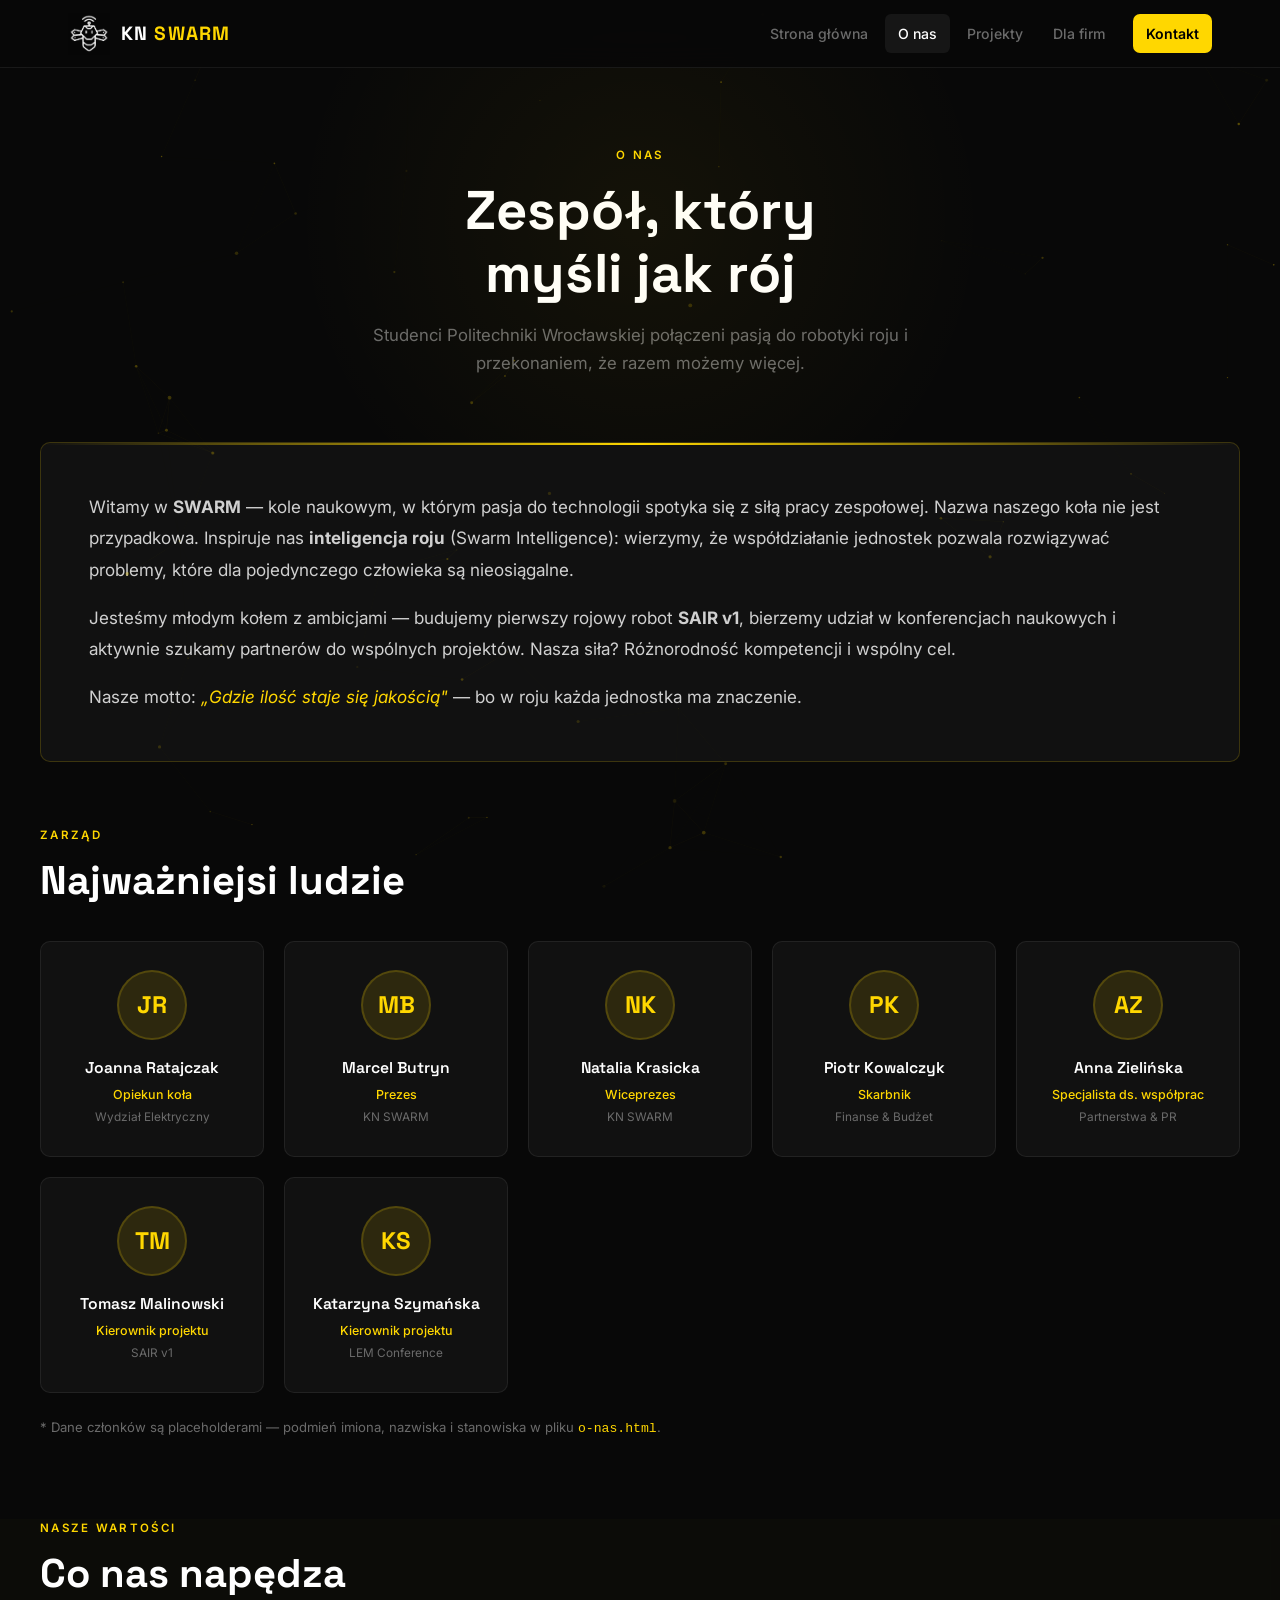
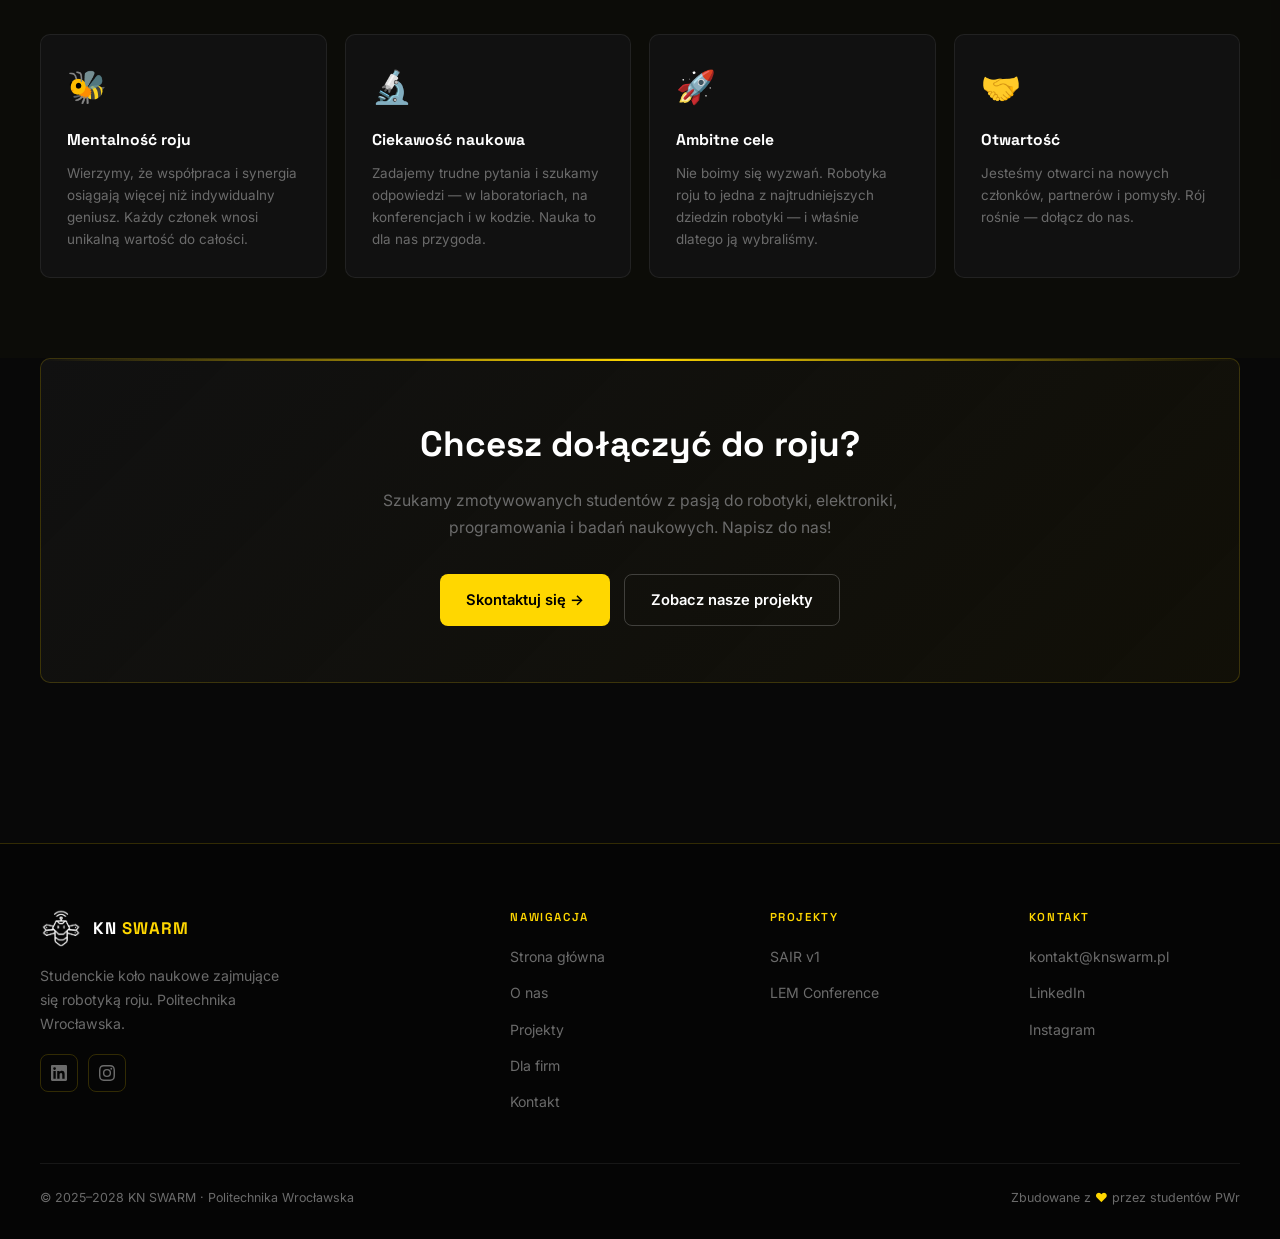
<file: o-nas.html>
﻿<!DOCTYPE html>
<html lang="pl">
<head>
  <meta charset="UTF-8">
  <meta name="viewport" content="width=device-width, initial-scale=1.0">
  <title>O nas — KN SWARM</title>
  <meta name="description" content="Poznaj zespół KN SWARM — studentów Politechniki Wrocławskiej zajmujących się robotyką roju.">
  <link rel="preconnect" href="https://fonts.googleapis.com">
  <link rel="preconnect" href="https://fonts.gstatic.com" crossorigin>
  <link href="https://fonts.googleapis.com/css2?family=Space+Grotesk:wght@300;400;500;600;700&family=Inter:wght@300;400;500;600&display=swap" rel="stylesheet">
  <link rel="stylesheet" href="css/style.css">
</head>
<body>
  <canvas id="bg-canvas"></canvas>

  <header>
    <div class="header-inner">
      <a href="index.html" class="logo-link">
        <img src="zasoby/ogolne/skn_swarm_logo.jpg" style="mix-blend-mode:screen;" alt="KN SWARM">
        <span class="logo-name">KN <em>SWARM</em></span>
      </a>
      <nav>
        <a href="index.html">Strona główna</a>
        <a href="o-nas.html">O nas</a>
        <a href="projekty.html">Projekty</a>
        <a href="dla-firm.html">Dla firm</a>
        <a href="kontakt.html" class="nav-cta">Kontakt</a>
      </nav>
      <button class="hamburger" aria-label="Otwórz menu"><span></span><span></span><span></span></button>
    </div>
  </header>
  <div class="mobile-nav">
    <a href="index.html">Strona główna</a>
    <a href="o-nas.html">O nas</a>
    <a href="projekty.html">Projekty</a>
    <a href="dla-firm.html">Dla firm</a>
    <a href="kontakt.html">Kontakt</a>
  </div>

  <div class="page-header">
    <div class="page-tag">O nas</div>
    <h1>Zespół, który<br>myśli jak rój</h1>
    <p>Studenci Politechniki Wrocławskiej połączeni pasją do robotyki roju i przekonaniem, że razem możemy więcej.</p>
  </div>

  <section style="padding: 0 28px 64px;">
    <div class="container">
      <div class="mission-block fade-in">
        <p>
          Witamy w <strong>SWARM</strong> — kole naukowym, w którym pasja do technologii spotyka się z siłą pracy zespołowej. Nazwa naszego koła nie jest przypadkowa. Inspiruje nas <strong>inteligencja roju</strong> (Swarm Intelligence): wierzymy, że współdziałanie jednostek pozwala rozwiązywać problemy, które dla pojedynczego człowieka są nieosiągalne.
        </p>
        <p>
          Jesteśmy młodym kołem z ambicjami — budujemy pierwszy rojowy robot <strong>SAIR v1</strong>, bierzemy udział w konferencjach naukowych i aktywnie szukamy partnerów do wspólnych projektów. Nasza siła? Różnorodność kompetencji i wspólny cel.
        </p>
        <p>
          Nasze motto: <em style="color:var(--yellow)">„Gdzie ilość staje się jakością"</em> — bo w roju każda jednostka ma znaczenie.
        </p>
      </div>
    </div>
  </section>

  <section style="padding: 0 28px 80px;">
    <div class="container">
      <span class="sec-tag">Zarząd</span>
      <h2 class="sec-title" style="margin-bottom: 36px;">Najważniejsi ludzie</h2>
      <div class="members-grid">
        <div class="member-card fade-in">
          <div class="member-avatar">JR</div>
          <div class="member-name">Joanna Ratajczak</div>
          <div class="member-role">Opiekun koła</div>
          <div class="member-dept">Wydział Elektryczny</div>
        </div>
        <div class="member-card fade-in d1">
          <div class="member-avatar">MB</div>
          <div class="member-name">Marcel Butryn</div>
          <div class="member-role">Prezes</div>
          <div class="member-dept">KN SWARM</div>
        </div>
        <div class="member-card fade-in d2">
          <div class="member-avatar">NK</div>
          <div class="member-name">Natalia Krasicka</div>
          <div class="member-role">Wiceprezes</div>
          <div class="member-dept">KN SWARM</div>
        </div>
        <div class="member-card fade-in d3">
          <div class="member-avatar">PK</div>
          <div class="member-name">Piotr Kowalczyk</div>
          <div class="member-role">Skarbnik</div>
          <div class="member-dept">Finanse &amp; Budżet</div>
        </div>
        <div class="member-card fade-in d4">
          <div class="member-avatar">AZ</div>
          <div class="member-name">Anna Zielińska</div>
          <div class="member-role">Specjalista ds. współprac</div>
          <div class="member-dept">Partnerstwa &amp; PR</div>
        </div>
        <div class="member-card fade-in">
          <div class="member-avatar">TM</div>
          <div class="member-name">Tomasz Malinowski</div>
          <div class="member-role">Kierownik projektu</div>
          <div class="member-dept">SAIR v1</div>
        </div>
        <div class="member-card fade-in d1">
          <div class="member-avatar">KS</div>
          <div class="member-name">Katarzyna Szymańska</div>
          <div class="member-role">Kierownik projektu</div>
          <div class="member-dept">LEM Conference</div>
        </div>
      </div>
      <p style="margin-top:24px; font-size:0.82rem; color:var(--text-muted);">
        * Dane członków są placeholderami — podmień imiona, nazwiska i stanowiska w pliku <code style="color:var(--yellow)">o-nas.html</code>.
      </p>
    </div>
  </section>

  <section style="padding: 0 28px 80px; background: rgba(255,215,0,0.015);">
    <div class="container">
      <span class="sec-tag">Nasze wartości</span>
      <h2 class="sec-title" style="margin-bottom: 36px;">Co nas napędza</h2>
      <div class="benefits-grid">
        <div class="benefit-card fade-in">
          <div class="bicon">🐝</div>
          <h3>Mentalność roju</h3>
          <p>Wierzymy, że współpraca i synergia osiągają więcej niż indywidualny geniusz. Każdy członek wnosi unikalną wartość do całości.</p>
        </div>
        <div class="benefit-card fade-in d1">
          <div class="bicon">🔬</div>
          <h3>Ciekawość naukowa</h3>
          <p>Zadajemy trudne pytania i szukamy odpowiedzi — w laboratoriach, na konferencjach i w kodzie. Nauka to dla nas przygoda.</p>
        </div>
        <div class="benefit-card fade-in d2">
          <div class="bicon">🚀</div>
          <h3>Ambitne cele</h3>
          <p>Nie boimy się wyzwań. Robotyka roju to jedna z najtrudniejszych dziedzin robotyki — i właśnie dlatego ją wybraliśmy.</p>
        </div>
        <div class="benefit-card fade-in d3">
          <div class="bicon">🤝</div>
          <h3>Otwartość</h3>
          <p>Jesteśmy otwarci na nowych członków, partnerów i pomysły. Rój rośnie — dołącz do nas.</p>
        </div>
      </div>
    </div>
  </section>

  <section style="padding: 0 28px 80px;">
    <div class="container">
      <div class="cta-band fade-in">
        <h2>Chcesz dołączyć do roju?</h2>
        <p>Szukamy zmotywowanych studentów z pasją do robotyki, elektroniki, programowania i badań naukowych. Napisz do nas!</p>
        <div class="cta-buttons">
          <a href="kontakt.html" class="btn btn-primary">Skontaktuj się &rarr;</a>
          <a href="projekty.html" class="btn btn-outline">Zobacz nasze projekty</a>
        </div>
      </div>
    </div>
  </section>

  <footer>
    <div class="footer-inner">
      <div class="footer-grid">
        <div class="footer-brand">
          <a href="index.html" class="logo-link" style="margin-bottom:0">
            <img src="zasoby/ogolne/skn_swarm_logo.jpg" style="mix-blend-mode:screen;" alt="KN SWARM" style="width:38px;height:38px;object-fit:contain;">
            <span class="logo-name" style="font-size:1.05rem;">KN <em>SWARM</em></span>
          </a>
          <p>Studenckie koło naukowe zajmujące się robotyką roju. Politechnika Wrocławska.</p>
          <div class="social-links">
            <a href="https://www.linkedin.com/company/skn-swarm/about/" target="_blank" rel="noopener" class="social-link" aria-label="LinkedIn">
              <svg width="16" height="16" viewBox="0 0 24 24" fill="currentColor"><path d="M20.447 20.452h-3.554v-5.569c0-1.328-.027-3.037-1.852-3.037-1.853 0-2.136 1.445-2.136 2.939v5.667H9.351V9h3.414v1.561h.046c.477-.9 1.637-1.85 3.37-1.85 3.601 0 4.267 2.37 4.267 5.455v6.286zM5.337 7.433a2.062 2.062 0 01-2.063-2.065 2.064 2.064 0 112.063 2.065zm1.782 13.019H3.555V9h3.564v11.452zM22.225 0H1.771C.792 0 0 .774 0 1.729v20.542C0 23.227.792 24 1.771 24h20.451C23.2 24 24 23.227 24 22.271V1.729C24 .774 23.2 0 22.222 0h.003z"/></svg>
            </a>
            <a href="https://www.instagram.com/swarm_pwr/" target="_blank" rel="noopener" class="social-link" aria-label="Instagram">
              <svg width="16" height="16" viewBox="0 0 24 24" fill="currentColor"><path d="M12 2.163c3.204 0 3.584.012 4.85.07 3.252.148 4.771 1.691 4.919 4.919.058 1.265.069 1.645.069 4.849 0 3.205-.012 3.584-.069 4.849-.149 3.225-1.664 4.771-4.919 4.919-1.266.058-1.644.07-4.85.07-3.204 0-3.584-.012-4.849-.07-3.26-.149-4.771-1.699-4.919-4.92-.058-1.265-.07-1.644-.07-4.849 0-3.204.013-3.583.07-4.849.149-3.227 1.664-4.771 4.919-4.919 1.266-.057 1.645-.069 4.849-.069zm0-2.163c-3.259 0-3.667.014-4.947.072-4.358.2-6.78 2.618-6.98 6.98-.059 1.281-.073 1.689-.073 4.948 0 3.259.014 3.668.072 4.948.2 4.358 2.618 6.78 6.98 6.98 1.281.058 1.689.072 4.948.072 3.259 0 3.668-.014 4.948-.072 4.354-.2 6.782-2.618 6.979-6.98.059-1.28.073-1.689.073-4.948 0-3.259-.014-3.667-.072-4.947-.196-4.354-2.617-6.78-6.979-6.98-1.281-.059-1.69-.073-4.949-.073zm0 5.838a6.162 6.162 0 100 12.324 6.162 6.162 0 000-12.324zM12 16a4 4 0 110-8 4 4 0 010 8zm6.406-11.845a1.44 1.44 0 100 2.881 1.44 1.44 0 000-2.881z"/></svg>
            </a>
          </div>
        </div>
        <div class="footer-col">
          <h4>Nawigacja</h4>
          <ul>
            <li><a href="index.html">Strona główna</a></li>
            <li><a href="o-nas.html">O nas</a></li>
            <li><a href="projekty.html">Projekty</a></li>
            <li><a href="dla-firm.html">Dla firm</a></li>
            <li><a href="kontakt.html">Kontakt</a></li>
          </ul>
        </div>
        <div class="footer-col">
          <h4>Projekty</h4>
          <ul>
            <li><a href="projekty/sair-v1.html">SAIR v1</a></li>
            <li><a href="projekty/lem-conference.html">LEM Conference</a></li>
          </ul>
        </div>
        <div class="footer-col">
          <h4>Kontakt</h4>
          <ul>
            <li><a href="mailto:kontakt@knswarm.pl">kontakt@knswarm.pl</a></li>
            <li><a href="https://www.linkedin.com/company/skn-swarm/about/" target="_blank" rel="noopener">LinkedIn</a></li>
            <li><a href="https://www.instagram.com/swarm_pwr/" target="_blank" rel="noopener">Instagram</a></li>
          </ul>
        </div>
      </div>
      <div class="footer-bottom">
        <p>&copy; 2025&ndash;2028 KN SWARM &middot; Politechnika Wrocławska</p>
        <p>Zbudowane z <em>&hearts;</em> przez studentów PWr</p>
      </div>
    </div>
  </footer>

  <script src="js/main.js"></script>
  <script src="js/particles-bg.js"></script>
</body>
</html>
</file>
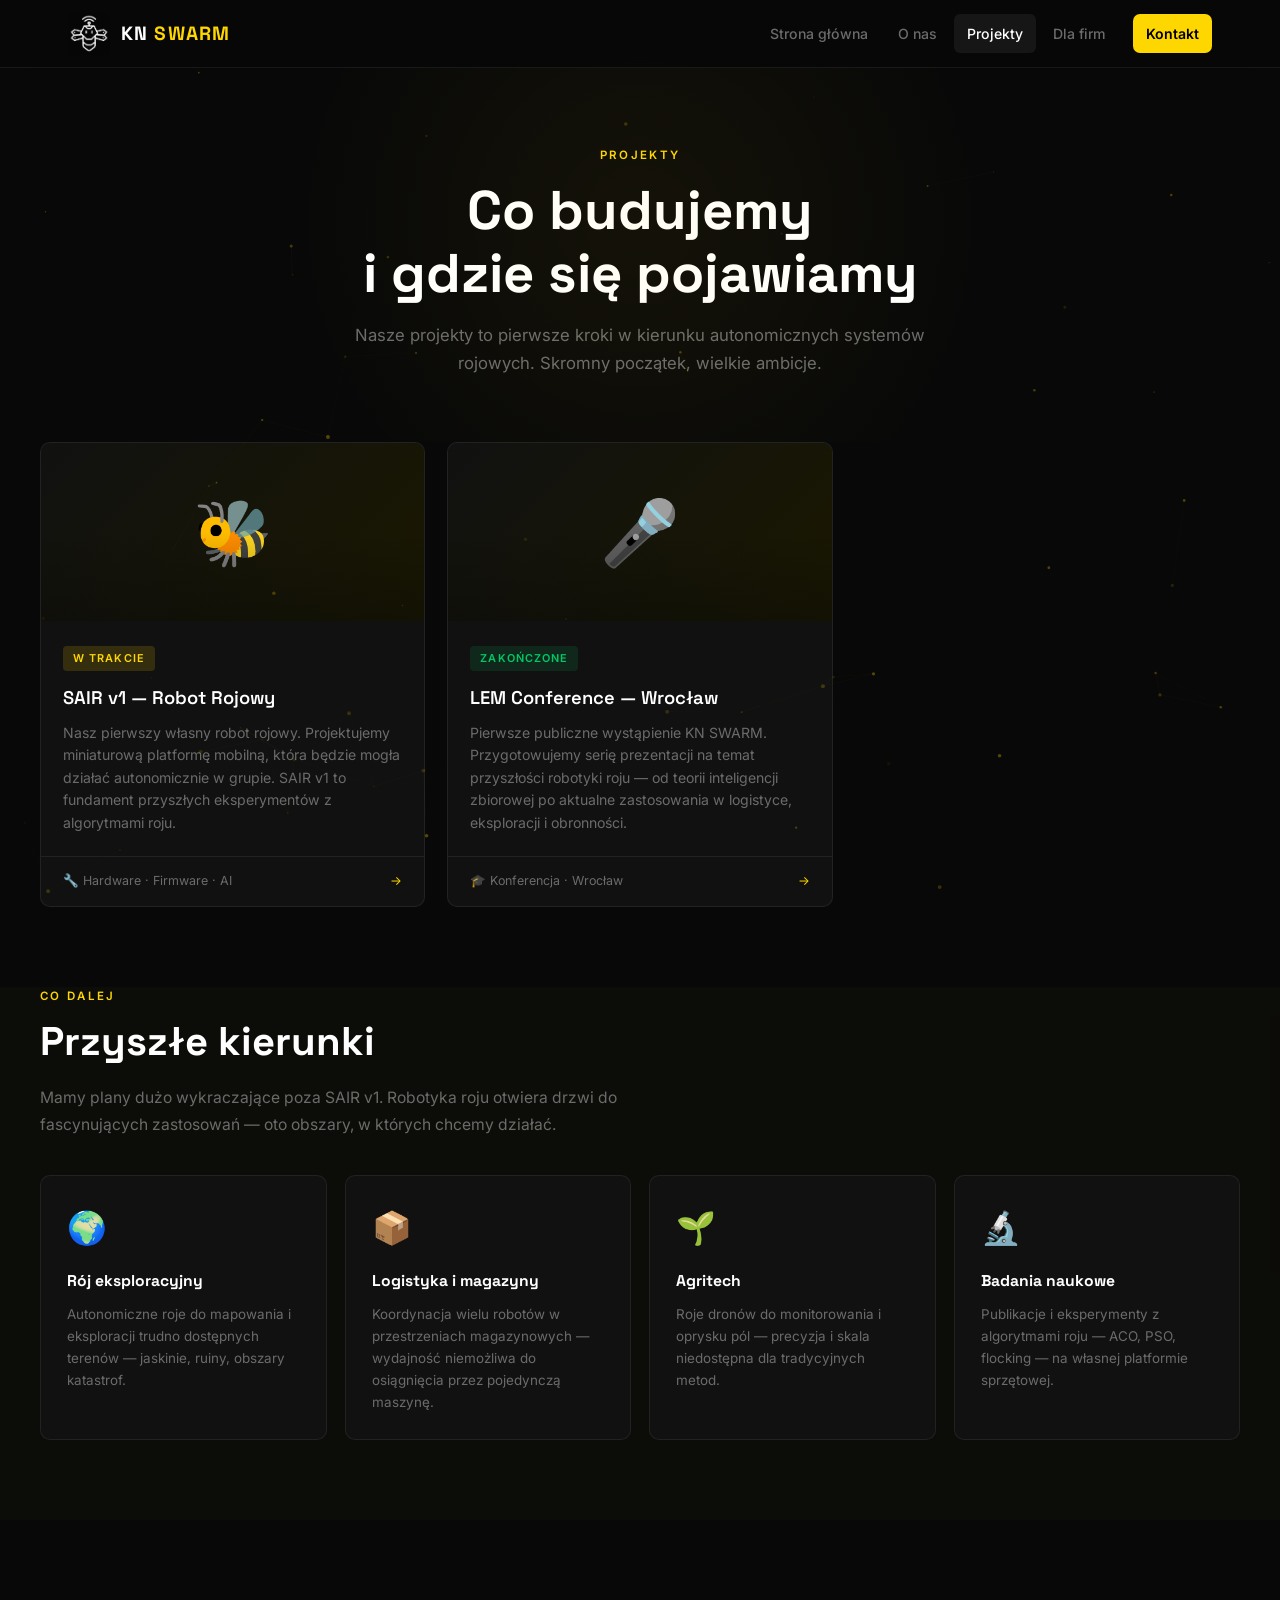
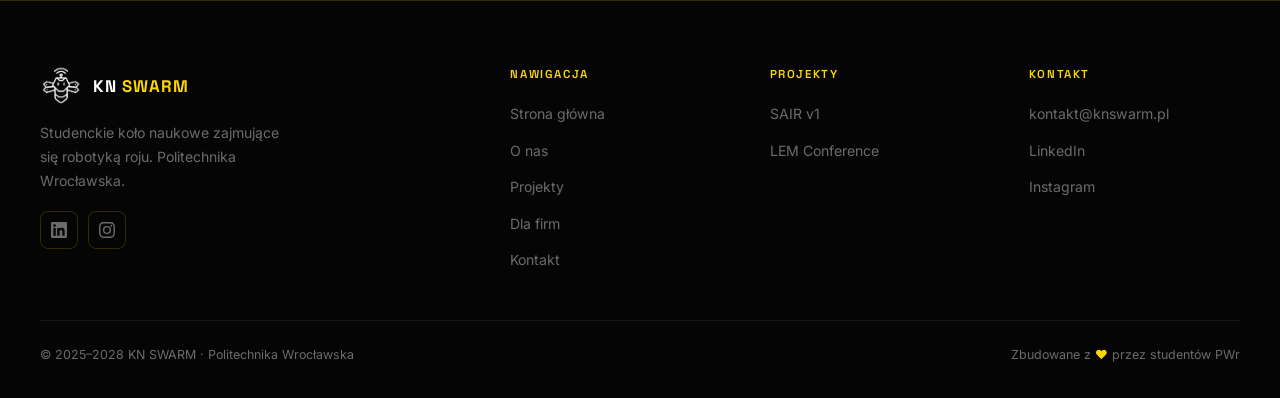
<file: projekty.html>
﻿<!DOCTYPE html>
<html lang="pl">
<head>
  <meta charset="UTF-8">
  <meta name="viewport" content="width=device-width, initial-scale=1.0">
  <title>Projekty — KN SWARM</title>
  <meta name="description" content="Projekty KN SWARM: robot rojowy SAIR v1 oraz wystąpienie na LEM Conference we Wrocławiu.">
  <link rel="preconnect" href="https://fonts.googleapis.com">
  <link rel="preconnect" href="https://fonts.gstatic.com" crossorigin>
  <link href="https://fonts.googleapis.com/css2?family=Space+Grotesk:wght@300;400;500;600;700&family=Inter:wght@300;400;500;600&display=swap" rel="stylesheet">
  <link rel="stylesheet" href="css/style.css">
</head>
<body>
  <canvas id="bg-canvas"></canvas>

  <header>
    <div class="header-inner">
      <a href="index.html" class="logo-link">
        <img src="zasoby/ogolne/skn_swarm_logo.jpg" style="mix-blend-mode:screen;" alt="KN SWARM">
        <span class="logo-name">KN <em>SWARM</em></span>
      </a>
      <nav>
        <a href="index.html">Strona główna</a>
        <a href="o-nas.html">O nas</a>
        <a href="projekty.html">Projekty</a>
        <a href="dla-firm.html">Dla firm</a>
        <a href="kontakt.html" class="nav-cta">Kontakt</a>
      </nav>
      <button class="hamburger" aria-label="Otwórz menu"><span></span><span></span><span></span></button>
    </div>
  </header>
  <div class="mobile-nav">
    <a href="index.html">Strona główna</a>
    <a href="o-nas.html">O nas</a>
    <a href="projekty.html">Projekty</a>
    <a href="dla-firm.html">Dla firm</a>
    <a href="kontakt.html">Kontakt</a>
  </div>

  <div class="page-header">
    <div class="page-tag">Projekty</div>
    <h1>Co budujemy<br>i gdzie się pojawiamy</h1>
    <p>Nasze projekty to pierwsze kroki w kierunku autonomicznych systemów rojowych. Skromny początek, wielkie ambicje.</p>
  </div>

  <section style="padding: 0 28px 80px;">
    <div class="container">
      <div class="projects-grid">
        <a href="projekty/sair-v1.html" class="project-card fade-in">
          <div class="project-thumb">🐝</div>
          <div class="project-body">
            <span class="project-status status-active">W trakcie</span>
            <h3>SAIR v1 — Robot Rojowy</h3>
            <p>Nasz pierwszy własny robot rojowy. Projektujemy miniaturową platformę mobilną, która będzie mogła działać autonomicznie w grupie. SAIR v1 to fundament przyszłych eksperymentów z algorytmami roju.</p>
          </div>
          <div class="project-footer">
            <span>🔧 Hardware &middot; Firmware &middot; AI</span>
            <span class="arrow">&rarr;</span>
          </div>
        </a>
        <a href="projekty/lem-conference.html" class="project-card fade-in d1">
          <div class="project-thumb">🎤</div>
          <div class="project-body">
            <span class="project-status status-done">Zakończone</span>
            <h3>LEM Conference — Wrocław</h3>
            <p>Pierwsze publiczne wystąpienie KN SWARM. Przygotowujemy serię prezentacji na temat przyszłości robotyki roju — od teorii inteligencji zbiorowej po aktualne zastosowania w logistyce, eksploracji i obronności.</p>
          </div>
          <div class="project-footer">
            <span>🎓 Konferencja &middot; Wrocław</span>
            <span class="arrow">&rarr;</span>
          </div>
        </a>
      </div>
    </div>
  </section>

  <section style="padding: 0 28px 80px; background: rgba(255,215,0,0.015);">
    <div class="container">
      <span class="sec-tag">Co dalej</span>
      <h2 class="sec-title" style="margin-bottom: 18px;">Przyszłe kierunki</h2>
      <p class="sec-desc" style="max-width: 680px; margin-bottom: 36px;">
        Mamy plany dużo wykraczające poza SAIR v1. Robotyka roju otwiera drzwi do fascynujących zastosowań — oto obszary, w których chcemy działać.
      </p>
      <div class="benefits-grid">
        <div class="benefit-card fade-in">
          <div class="bicon">🌍</div>
          <h3>Rój eksploracyjny</h3>
          <p>Autonomiczne roje do mapowania i eksploracji trudno dostępnych terenów — jaskinie, ruiny, obszary katastrof.</p>
        </div>
        <div class="benefit-card fade-in d1">
          <div class="bicon">📦</div>
          <h3>Logistyka i magazyny</h3>
          <p>Koordynacja wielu robotów w przestrzeniach magazynowych — wydajność niemożliwa do osiągnięcia przez pojedynczą maszynę.</p>
        </div>
        <div class="benefit-card fade-in d2">
          <div class="bicon">🌱</div>
          <h3>Agritech</h3>
          <p>Roje dronów do monitorowania i oprysku pól — precyzja i skala niedostępna dla tradycyjnych metod.</p>
        </div>
        <div class="benefit-card fade-in d3">
          <div class="bicon">🔬</div>
          <h3>Badania naukowe</h3>
          <p>Publikacje i eksperymenty z algorytmami roju — ACO, PSO, flocking — na własnej platformie sprzętowej.</p>
        </div>
      </div>
    </div>
  </section>

  <footer>
    <div class="footer-inner">
      <div class="footer-grid">
        <div class="footer-brand">
          <a href="index.html" class="logo-link" style="margin-bottom:0">
            <img src="zasoby/ogolne/skn_swarm_logo.jpg" style="mix-blend-mode:screen;" alt="KN SWARM" style="width:38px;height:38px;object-fit:contain;">
            <span class="logo-name" style="font-size:1.05rem;">KN <em>SWARM</em></span>
          </a>
          <p>Studenckie koło naukowe zajmujące się robotyką roju. Politechnika Wrocławska.</p>
          <div class="social-links">
            <a href="https://www.linkedin.com/company/skn-swarm/about/" target="_blank" rel="noopener" class="social-link" aria-label="LinkedIn">
              <svg width="16" height="16" viewBox="0 0 24 24" fill="currentColor"><path d="M20.447 20.452h-3.554v-5.569c0-1.328-.027-3.037-1.852-3.037-1.853 0-2.136 1.445-2.136 2.939v5.667H9.351V9h3.414v1.561h.046c.477-.9 1.637-1.85 3.37-1.85 3.601 0 4.267 2.37 4.267 5.455v6.286zM5.337 7.433a2.062 2.062 0 01-2.063-2.065 2.064 2.064 0 112.063 2.065zm1.782 13.019H3.555V9h3.564v11.452zM22.225 0H1.771C.792 0 0 .774 0 1.729v20.542C0 23.227.792 24 1.771 24h20.451C23.2 24 24 23.227 24 22.271V1.729C24 .774 23.2 0 22.222 0h.003z"/></svg>
            </a>
            <a href="https://www.instagram.com/swarm_pwr/" target="_blank" rel="noopener" class="social-link" aria-label="Instagram">
              <svg width="16" height="16" viewBox="0 0 24 24" fill="currentColor"><path d="M12 2.163c3.204 0 3.584.012 4.85.07 3.252.148 4.771 1.691 4.919 4.919.058 1.265.069 1.645.069 4.849 0 3.205-.012 3.584-.069 4.849-.149 3.225-1.664 4.771-4.919 4.919-1.266.058-1.644.07-4.85.07-3.204 0-3.584-.012-4.849-.07-3.26-.149-4.771-1.699-4.919-4.92-.058-1.265-.07-1.644-.07-4.849 0-3.204.013-3.583.07-4.849.149-3.227 1.664-4.771 4.919-4.919 1.266-.057 1.645-.069 4.849-.069zm0-2.163c-3.259 0-3.667.014-4.947.072-4.358.2-6.78 2.618-6.98 6.98-.059 1.281-.073 1.689-.073 4.948 0 3.259.014 3.668.072 4.948.2 4.358 2.618 6.78 6.98 6.98 1.281.058 1.689.072 4.948.072 3.259 0 3.668-.014 4.948-.072 4.354-.2 6.782-2.618 6.979-6.98.059-1.28.073-1.689.073-4.948 0-3.259-.014-3.667-.072-4.947-.196-4.354-2.617-6.78-6.979-6.98-1.281-.059-1.69-.073-4.949-.073zm0 5.838a6.162 6.162 0 100 12.324 6.162 6.162 0 000-12.324zM12 16a4 4 0 110-8 4 4 0 010 8zm6.406-11.845a1.44 1.44 0 100 2.881 1.44 1.44 0 000-2.881z"/></svg>
            </a>
          </div>
        </div>
        <div class="footer-col">
          <h4>Nawigacja</h4>
          <ul>
            <li><a href="index.html">Strona główna</a></li>
            <li><a href="o-nas.html">O nas</a></li>
            <li><a href="projekty.html">Projekty</a></li>
            <li><a href="dla-firm.html">Dla firm</a></li>
            <li><a href="kontakt.html">Kontakt</a></li>
          </ul>
        </div>
        <div class="footer-col">
          <h4>Projekty</h4>
          <ul>
            <li><a href="projekty/sair-v1.html">SAIR v1</a></li>
            <li><a href="projekty/lem-conference.html">LEM Conference</a></li>
          </ul>
        </div>
        <div class="footer-col">
          <h4>Kontakt</h4>
          <ul>
            <li><a href="mailto:kontakt@knswarm.pl">kontakt@knswarm.pl</a></li>
            <li><a href="https://www.linkedin.com/company/skn-swarm/about/" target="_blank" rel="noopener">LinkedIn</a></li>
            <li><a href="https://www.instagram.com/swarm_pwr/" target="_blank" rel="noopener">Instagram</a></li>
          </ul>
        </div>
      </div>
      <div class="footer-bottom">
        <p>&copy; 2025&ndash;2028 KN SWARM &middot; Politechnika Wrocławska</p>
        <p>Zbudowane z <em>&hearts;</em> przez studentów PWr</p>
      </div>
    </div>
  </footer>

  <script src="js/main.js"></script>
  <script src="js/particles-bg.js"></script>
</body>
</html>
</file>
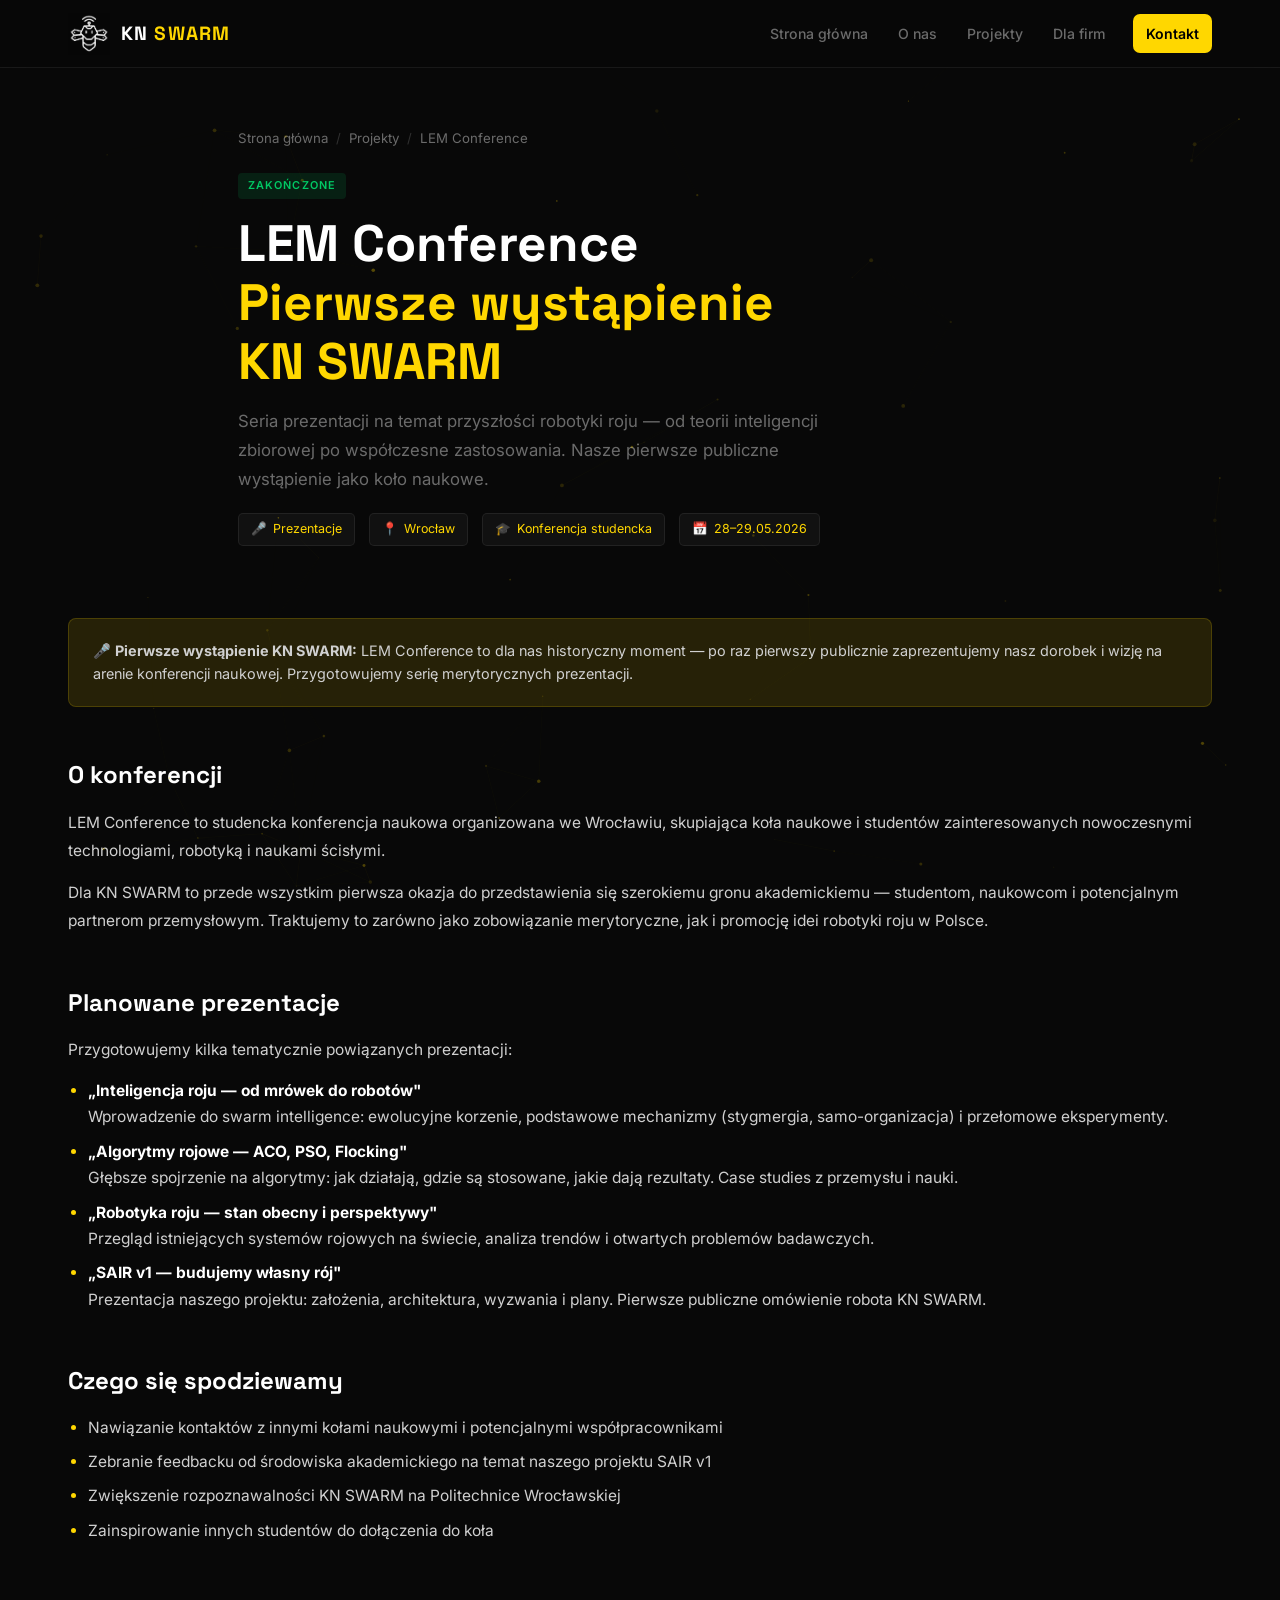
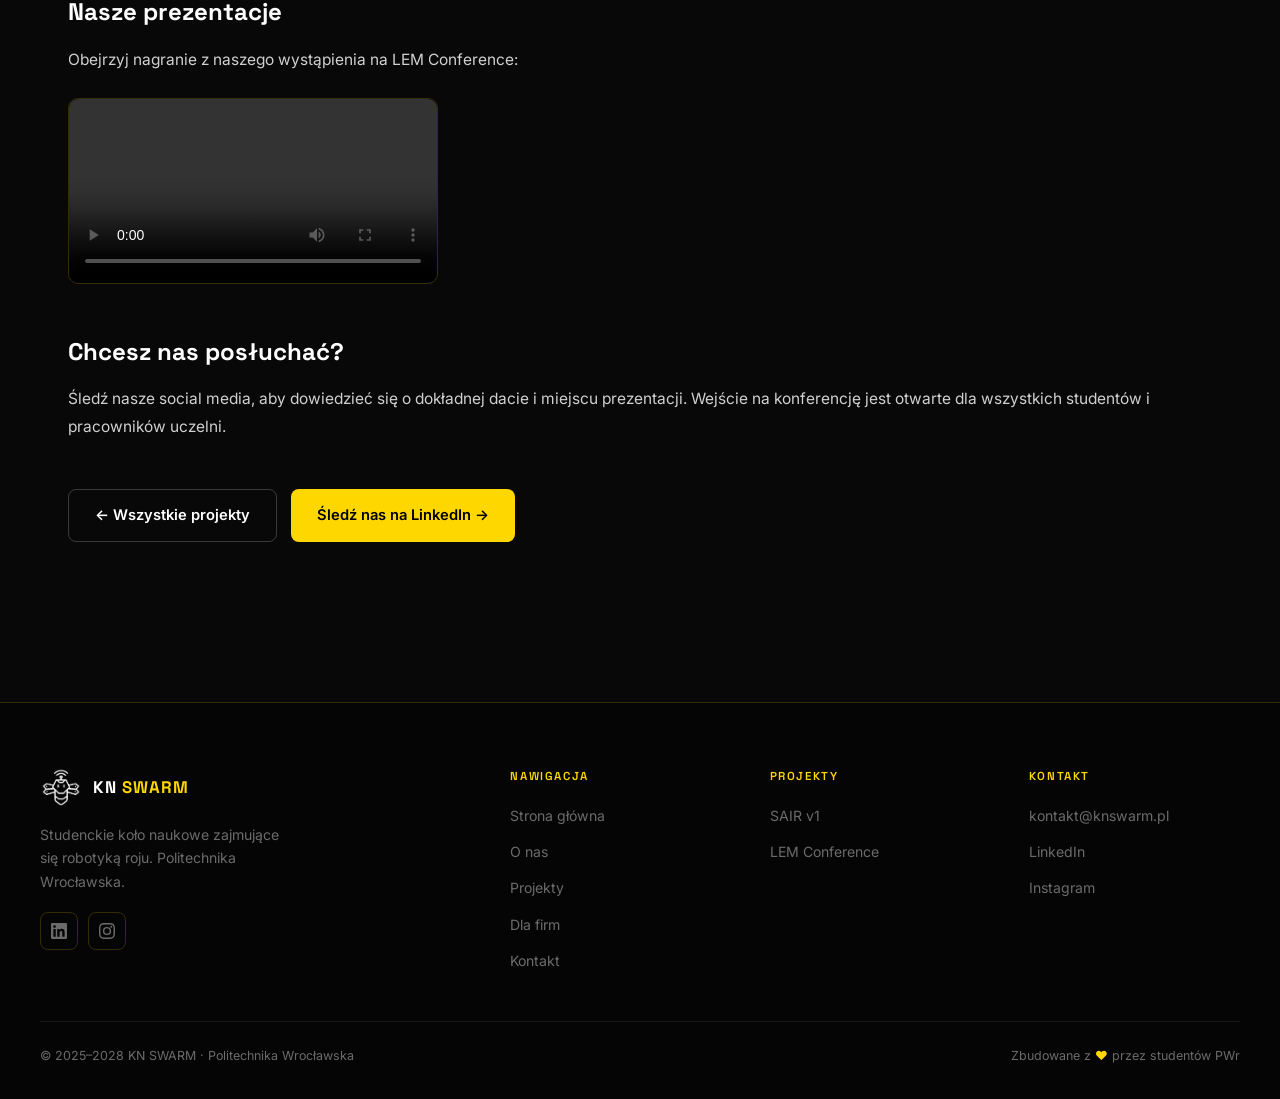
<file: projekty/lem-conference.html>
﻿<!DOCTYPE html>
<html lang="pl">
<head>
  <meta charset="UTF-8">
  <meta name="viewport" content="width=device-width, initial-scale=1.0">
  <title>LEM Conference — KN SWARM</title>
  <meta name="description" content="KN SWARM na LEM Conference Wrocław — pierwsze publiczne wystąpienie koła, prezentacje o przyszłości robotyki roju.">
  <link rel="preconnect" href="https://fonts.googleapis.com">
  <link rel="preconnect" href="https://fonts.gstatic.com" crossorigin>
  <link href="https://fonts.googleapis.com/css2?family=Space+Grotesk:wght@300;400;500;600;700&family=Inter:wght@300;400;500;600&display=swap" rel="stylesheet">
  <link rel="stylesheet" href="../css/style.css">
</head>
<body>
  <canvas id="bg-canvas"></canvas>

  <header>
    <div class="header-inner">
      <a href="../index.html" class="logo-link">
        <img src="../zasoby/ogolne/skn_swarm_logo.jpg" style="mix-blend-mode:screen;" alt="KN SWARM">
        <span class="logo-name">KN <em>SWARM</em></span>
      </a>
      <nav>
        <a href="../index.html">Strona główna</a>
        <a href="../o-nas.html">O nas</a>
        <a href="../projekty.html">Projekty</a>
        <a href="../dla-firm.html">Dla firm</a>
        <a href="../kontakt.html" class="nav-cta">Kontakt</a>
      </nav>
      <button class="hamburger" aria-label="Otwórz menu"><span></span><span></span><span></span></button>
    </div>
  </header>
  <div class="mobile-nav">
    <a href="../index.html">Strona główna</a>
    <a href="../o-nas.html">O nas</a>
    <a href="../projekty.html">Projekty</a>
    <a href="../dla-firm.html">Dla firm</a>
    <a href="../kontakt.html">Kontakt</a>
  </div>

  <div class="project-page-header container">
    <div class="breadcrumb">
      <a href="../index.html">Strona główna</a>
      <span class="sep">/</span>
      <a href="../projekty.html">Projekty</a>
      <span class="sep">/</span>
      <span>LEM Conference</span>
    </div>
    <span class="project-status status-done" style="margin-bottom:16px;display:inline-block;">Zakończone</span>
    <h1 style="font-family:'Space Grotesk',sans-serif;font-size:clamp(2rem,5vw,3.2rem);font-weight:700;color:var(--white);line-height:1.15;margin-bottom:16px;">
      LEM Conference<br><span style="color:var(--yellow);">Pierwsze wystąpienie<br>KN SWARM</span>
    </h1>
    <p style="font-size:1.05rem;color:var(--text-muted);max-width:580px;line-height:1.7;">
      Seria prezentacji na temat przyszłości robotyki roju — od teorii inteligencji zbiorowej po współczesne zastosowania. Nasze pierwsze publiczne wystąpienie jako koło naukowe.
    </p>
    <div class="project-meta">
      <div class="meta-tag">🎤 <em>Prezentacje</em></div>
      <div class="meta-tag">📍 <em>Wrocław</em></div>
      <div class="meta-tag">🎓 <em>Konferencja studencka</em></div>
      <div class="meta-tag">📅 <em>28–29.05.2026</em></div>
    </div>
  </div>

  <div class="project-content">
    <div class="info-box">
      🎤 <strong>Pierwsze wystąpienie KN SWARM:</strong> LEM Conference to dla nas historyczny moment — po raz pierwszy publicznie zaprezentujemy nasz dorobek i wizję na arenie konferencji naukowej. Przygotowujemy serię merytorycznych prezentacji.
    </div>

    <h2>O konferencji</h2>
    <p>
      LEM Conference to studencka konferencja naukowa organizowana we Wrocławiu, skupiająca koła naukowe i studentów zainteresowanych nowoczesnymi technologiami, robotyką i naukami ścisłymi.
    </p>
    <p>
      Dla KN SWARM to przede wszystkim pierwsza okazja do przedstawienia się szerokiemu gronu akademickiemu — studentom, naukowcom i potencjalnym partnerom przemysłowym. Traktujemy to zarówno jako zobowiązanie merytoryczne, jak i promocję idei robotyki roju w Polsce.
    </p>

    <h2>Planowane prezentacje</h2>
    <p>Przygotowujemy kilka tematycznie powiązanych prezentacji:</p>
    <ul>
      <li>
        <strong style="color:var(--white)">„Inteligencja roju — od mrówek do robotów"</strong><br>
        Wprowadzenie do swarm intelligence: ewolucyjne korzenie, podstawowe mechanizmy (stygmergia, samo-organizacja) i przełomowe eksperymenty.
      </li>
      <li>
        <strong style="color:var(--white)">„Algorytmy rojowe — ACO, PSO, Flocking"</strong><br>
        Głębsze spojrzenie na algorytmy: jak działają, gdzie są stosowane, jakie dają rezultaty. Case studies z przemysłu i nauki.
      </li>
      <li>
        <strong style="color:var(--white)">„Robotyka roju — stan obecny i perspektywy"</strong><br>
        Przegląd istniejących systemów rojowych na świecie, analiza trendów i otwartych problemów badawczych.
      </li>
      <li>
        <strong style="color:var(--white)">„SAIR v1 — budujemy własny rój"</strong><br>
        Prezentacja naszego projektu: założenia, architektura, wyzwania i plany. Pierwsze publiczne omówienie robota KN SWARM.
      </li>
    </ul>

    <h2>Czego się spodziewamy</h2>
    <ul>
      <li>Nawiązanie kontaktów z innymi kołami naukowymi i potencjalnymi współpracownikami</li>
      <li>Zebranie feedbacku od środowiska akademickiego na temat naszego projektu SAIR v1</li>
      <li>Zwiększenie rozpoznawalności KN SWARM na Politechnice Wrocławskiej</li>
      <li>Zainspirowanie innych studentów do dołączenia do koła</li>
    </ul>

    <h2>Nasze prezentacje</h2>
    <p>Obejrzyj nagranie z naszego wystąpienia na LEM Conference:</p>
    <div style="margin: 24px 0; display: flex; flex-wrap: wrap; gap: 16px;">
      <div style="width: calc(33.333% - 11px); min-width: 220px; border-radius: var(--radius); overflow: hidden; border: 1px solid var(--yellow-border);">
        <video controls style="width: 100%; display: block; background: #000;">
          <source src="../zasoby/lem-conference/LEM_NMPG.mp4" type="video/mp4">
          Twoja przeglądarka nie obsługuje odtwarzania wideo.
        </video>
      </div>
    </div>

    <h2>Chcesz nas posłuchać?</h2>
    <p>
      Śledź nasze social media, aby dowiedzieć się o dokładnej dacie i miejscu prezentacji. Wejście na konferencję jest otwarte dla wszystkich studentów i pracowników uczelni.
    </p>

    <div style="margin-top:48px;display:flex;gap:14px;flex-wrap:wrap;">
      <a href="../projekty.html" class="btn btn-outline">&larr; Wszystkie projekty</a>
      <a href="https://www.linkedin.com/company/skn-swarm/about/" target="_blank" rel="noopener" class="btn btn-primary">Śledź nas na LinkedIn &rarr;</a>
    </div>
  </div>

  <footer>
    <div class="footer-inner">
      <div class="footer-grid">
        <div class="footer-brand">
          <a href="../index.html" class="logo-link" style="margin-bottom:0">
            <img src="../zasoby/ogolne/skn_swarm_logo.jpg" style="mix-blend-mode:screen;" alt="KN SWARM" style="width:38px;height:38px;object-fit:contain;">
            <span class="logo-name" style="font-size:1.05rem;">KN <em>SWARM</em></span>
          </a>
          <p>Studenckie koło naukowe zajmujące się robotyką roju. Politechnika Wrocławska.</p>
          <div class="social-links">
            <a href="https://www.linkedin.com/company/skn-swarm/about/" target="_blank" rel="noopener" class="social-link" aria-label="LinkedIn">
              <svg width="16" height="16" viewBox="0 0 24 24" fill="currentColor"><path d="M20.447 20.452h-3.554v-5.569c0-1.328-.027-3.037-1.852-3.037-1.853 0-2.136 1.445-2.136 2.939v5.667H9.351V9h3.414v1.561h.046c.477-.9 1.637-1.85 3.37-1.85 3.601 0 4.267 2.37 4.267 5.455v6.286zM5.337 7.433a2.062 2.062 0 01-2.063-2.065 2.064 2.064 0 112.063 2.065zm1.782 13.019H3.555V9h3.564v11.452zM22.225 0H1.771C.792 0 0 .774 0 1.729v20.542C0 23.227.792 24 1.771 24h20.451C23.2 24 24 23.227 24 22.271V1.729C24 .774 23.2 0 22.222 0h.003z"/></svg>
            </a>
            <a href="https://www.instagram.com/swarm_pwr/" target="_blank" rel="noopener" class="social-link" aria-label="Instagram">
              <svg width="16" height="16" viewBox="0 0 24 24" fill="currentColor"><path d="M12 2.163c3.204 0 3.584.012 4.85.07 3.252.148 4.771 1.691 4.919 4.919.058 1.265.069 1.645.069 4.849 0 3.205-.012 3.584-.069 4.849-.149 3.225-1.664 4.771-4.919 4.919-1.266.058-1.644.07-4.85.07-3.204 0-3.584-.012-4.849-.07-3.26-.149-4.771-1.699-4.919-4.92-.058-1.265-.07-1.644-.07-4.849 0-3.204.013-3.583.07-4.849.149-3.227 1.664-4.771 4.919-4.919 1.266-.057 1.645-.069 4.849-.069zm0-2.163c-3.259 0-3.667.014-4.947.072-4.358.2-6.78 2.618-6.98 6.98-.059 1.281-.073 1.689-.073 4.948 0 3.259.014 3.668.072 4.948.2 4.358 2.618 6.78 6.98 6.98 1.281.058 1.689.072 4.948.072 3.259 0 3.668-.014 4.948-.072 4.354-.2 6.782-2.618 6.979-6.98.059-1.28.073-1.689.073-4.948 0-3.259-.014-3.667-.072-4.947-.196-4.354-2.617-6.78-6.979-6.98-1.281-.059-1.69-.073-4.949-.073zm0 5.838a6.162 6.162 0 100 12.324 6.162 6.162 0 000-12.324zM12 16a4 4 0 110-8 4 4 0 010 8zm6.406-11.845a1.44 1.44 0 100 2.881 1.44 1.44 0 000-2.881z"/></svg>
            </a>
          </div>
        </div>
        <div class="footer-col">
          <h4>Nawigacja</h4>
          <ul>
            <li><a href="../index.html">Strona główna</a></li>
            <li><a href="../o-nas.html">O nas</a></li>
            <li><a href="../projekty.html">Projekty</a></li>
            <li><a href="../dla-firm.html">Dla firm</a></li>
            <li><a href="../kontakt.html">Kontakt</a></li>
          </ul>
        </div>
        <div class="footer-col">
          <h4>Projekty</h4>
          <ul>
            <li><a href="sair-v1.html">SAIR v1</a></li>
            <li><a href="lem-conference.html">LEM Conference</a></li>
          </ul>
        </div>
        <div class="footer-col">
          <h4>Kontakt</h4>
          <ul>
            <li><a href="mailto:kontakt@knswarm.pl">kontakt@knswarm.pl</a></li>
            <li><a href="https://www.linkedin.com/company/skn-swarm/about/" target="_blank" rel="noopener">LinkedIn</a></li>
            <li><a href="https://www.instagram.com/swarm_pwr/" target="_blank" rel="noopener">Instagram</a></li>
          </ul>
        </div>
      </div>
      <div class="footer-bottom">
        <p>&copy; 2025&ndash;2028 KN SWARM &middot; Politechnika Wrocławska</p>
        <p>Zbudowane z <em>&hearts;</em> przez studentów PWr</p>
      </div>
    </div>
  </footer>

  <script src="../js/main.js"></script>
  <script src="../js/particles-bg.js"></script>
</body>
</html>
</file>
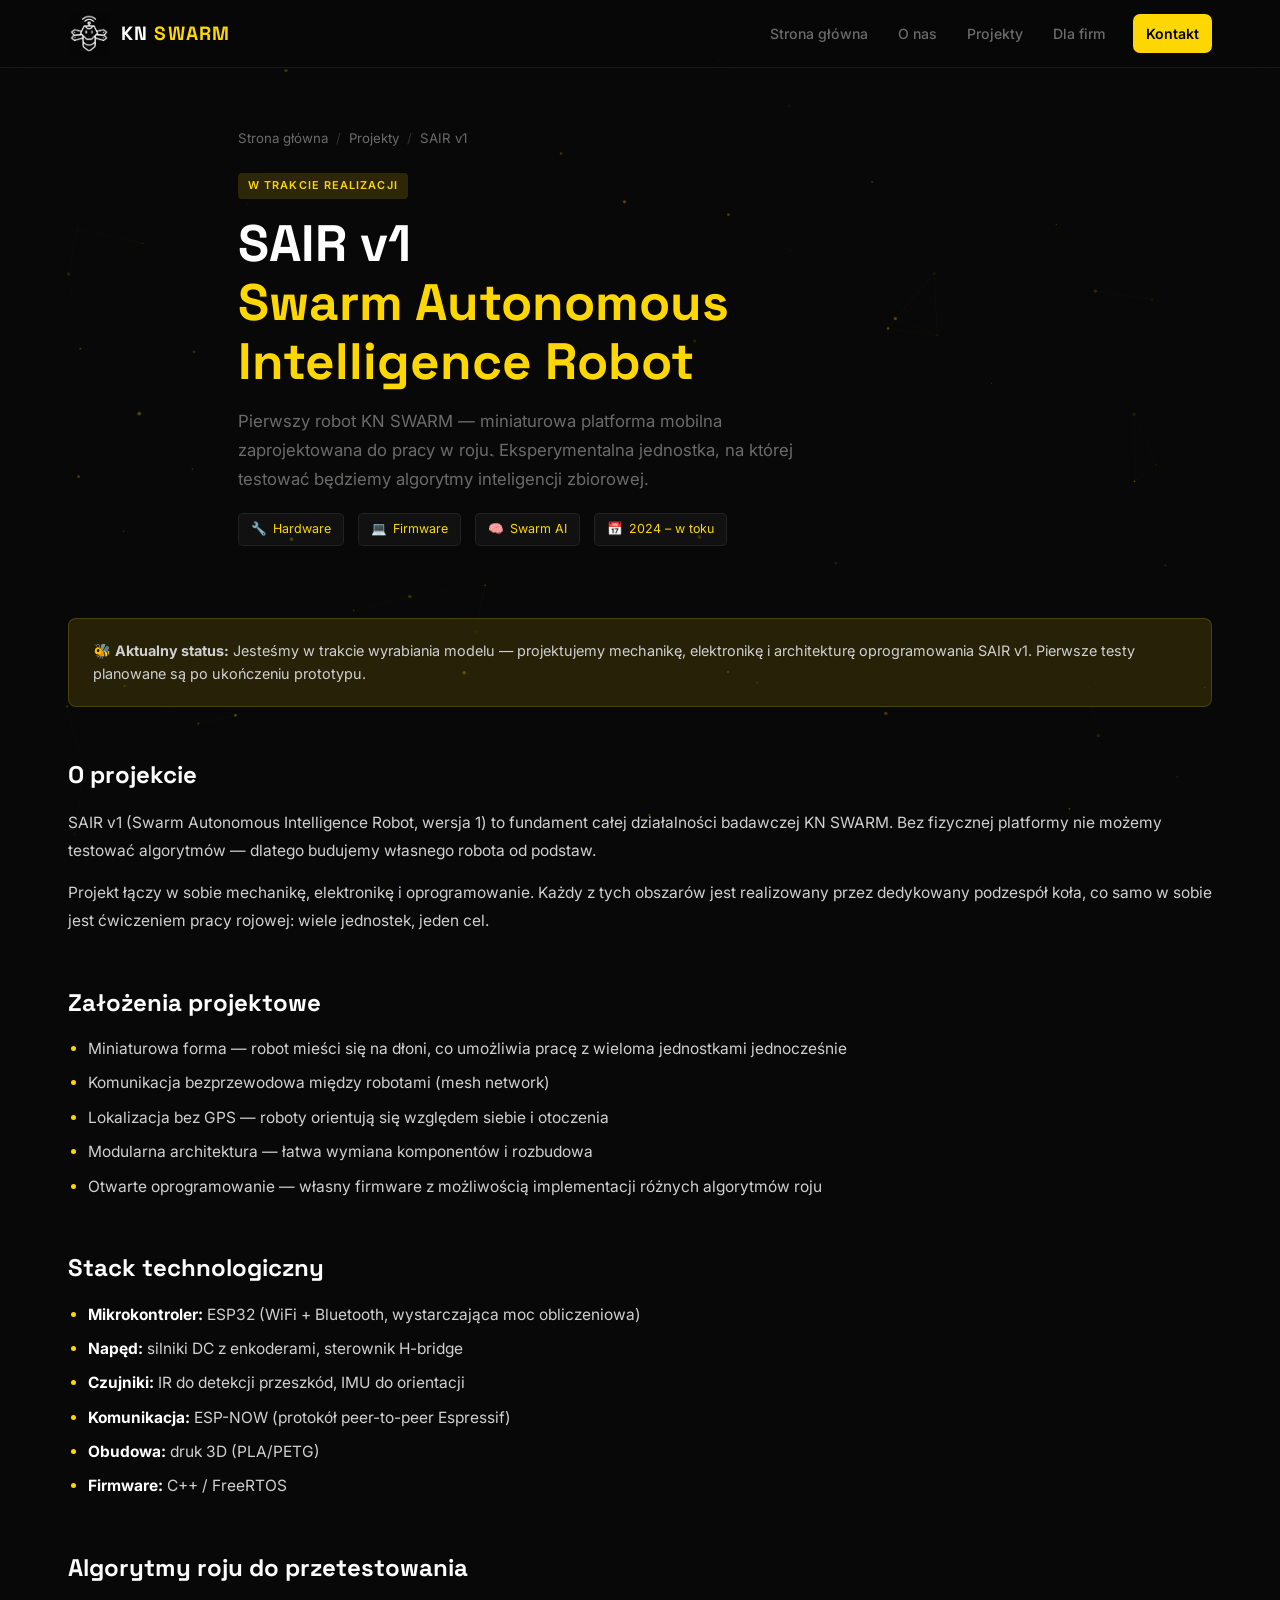
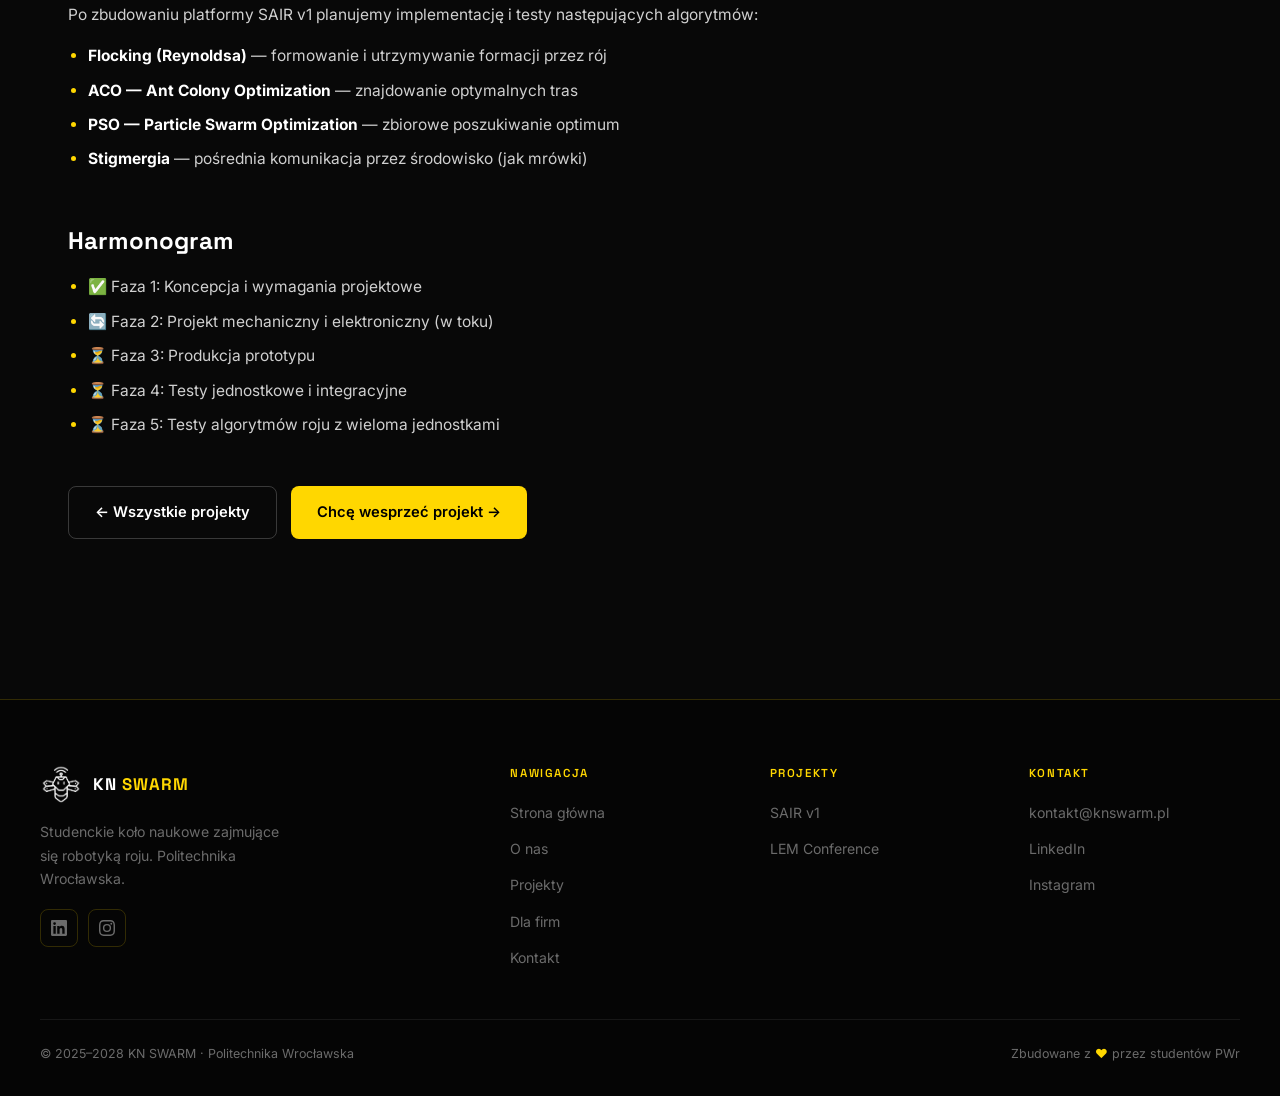
<file: projekty/sair-v1.html>
﻿<!DOCTYPE html>
<html lang="pl">
<head>
  <meta charset="UTF-8">
  <meta name="viewport" content="width=device-width, initial-scale=1.0">
  <title>SAIR v1 — KN SWARM</title>
  <meta name="description" content="SAIR v1 — pierwszy robot rojowy KN SWARM. Miniaturowa platforma mobilna do eksperymentów z algorytmami roju.">
  <link rel="preconnect" href="https://fonts.googleapis.com">
  <link rel="preconnect" href="https://fonts.gstatic.com" crossorigin>
  <link href="https://fonts.googleapis.com/css2?family=Space+Grotesk:wght@300;400;500;600;700&family=Inter:wght@300;400;500;600&display=swap" rel="stylesheet">
  <link rel="stylesheet" href="../css/style.css">
</head>
<body>
  <canvas id="bg-canvas"></canvas>

  <header>
    <div class="header-inner">
      <a href="../index.html" class="logo-link">
        <img src="../zasoby/ogolne/skn_swarm_logo.jpg" style="mix-blend-mode:screen;" alt="KN SWARM">
        <span class="logo-name">KN <em>SWARM</em></span>
      </a>
      <nav>
        <a href="../index.html">Strona główna</a>
        <a href="../o-nas.html">O nas</a>
        <a href="../projekty.html">Projekty</a>
        <a href="../dla-firm.html">Dla firm</a>
        <a href="../kontakt.html" class="nav-cta">Kontakt</a>
      </nav>
      <button class="hamburger" aria-label="Otwórz menu"><span></span><span></span><span></span></button>
    </div>
  </header>
  <div class="mobile-nav">
    <a href="../index.html">Strona główna</a>
    <a href="../o-nas.html">O nas</a>
    <a href="../projekty.html">Projekty</a>
    <a href="../dla-firm.html">Dla firm</a>
    <a href="../kontakt.html">Kontakt</a>
  </div>

  <div class="project-page-header container">
    <div class="breadcrumb">
      <a href="../index.html">Strona główna</a>
      <span class="sep">/</span>
      <a href="../projekty.html">Projekty</a>
      <span class="sep">/</span>
      <span>SAIR v1</span>
    </div>
    <span class="project-status status-active" style="margin-bottom:16px;display:inline-block;">W trakcie realizacji</span>
    <h1 style="font-family:'Space Grotesk',sans-serif;font-size:clamp(2rem,5vw,3.2rem);font-weight:700;color:var(--white);line-height:1.15;margin-bottom:16px;">
      SAIR v1<br><span style="color:var(--yellow);">Swarm Autonomous<br>Intelligence Robot</span>
    </h1>
    <p style="font-size:1.05rem;color:var(--text-muted);max-width:580px;line-height:1.7;">
      Pierwszy robot KN SWARM — miniaturowa platforma mobilna zaprojektowana do pracy w roju. Eksperymentalna jednostka, na której testować będziemy algorytmy inteligencji zbiorowej.
    </p>
    <div class="project-meta">
      <div class="meta-tag">🔧 <em>Hardware</em></div>
      <div class="meta-tag">💻 <em>Firmware</em></div>
      <div class="meta-tag">🧠 <em>Swarm AI</em></div>
      <div class="meta-tag">📅 <em>2024 &ndash; w toku</em></div>
    </div>
  </div>

  <div class="project-content">
    <div class="info-box">
      🐝 <strong>Aktualny status:</strong> Jesteśmy w trakcie wyrabiania modelu — projektujemy mechanikę, elektronikę i architekturę oprogramowania SAIR v1. Pierwsze testy planowane są po ukończeniu prototypu.
    </div>

    <h2>O projekcie</h2>
    <p>
      SAIR v1 (Swarm Autonomous Intelligence Robot, wersja 1) to fundament całej działalności badawczej KN SWARM. Bez fizycznej platformy nie możemy testować algorytmów — dlatego budujemy własnego robota od podstaw.
    </p>
    <p>
      Projekt łączy w sobie mechanikę, elektronikę i oprogramowanie. Każdy z tych obszarów jest realizowany przez dedykowany podzespół koła, co samo w sobie jest ćwiczeniem pracy rojowej: wiele jednostek, jeden cel.
    </p>

    <h2>Założenia projektowe</h2>
    <ul>
      <li>Miniaturowa forma — robot mieści się na dłoni, co umożliwia pracę z wieloma jednostkami jednocześnie</li>
      <li>Komunikacja bezprzewodowa między robotami (mesh network)</li>
      <li>Lokalizacja bez GPS — roboty orientują się względem siebie i otoczenia</li>
      <li>Modularna architektura — łatwa wymiana komponentów i rozbudowa</li>
      <li>Otwarte oprogramowanie — własny firmware z możliwością implementacji różnych algorytmów roju</li>
    </ul>

    <h2>Stack technologiczny</h2>
    <ul>
      <li><strong style="color:var(--white)">Mikrokontroler:</strong> ESP32 (WiFi + Bluetooth, wystarczająca moc obliczeniowa)</li>
      <li><strong style="color:var(--white)">Napęd:</strong> silniki DC z enkoderami, sterownik H-bridge</li>
      <li><strong style="color:var(--white)">Czujniki:</strong> IR do detekcji przeszkód, IMU do orientacji</li>
      <li><strong style="color:var(--white)">Komunikacja:</strong> ESP-NOW (protokół peer-to-peer Espressif)</li>
      <li><strong style="color:var(--white)">Obudowa:</strong> druk 3D (PLA/PETG)</li>
      <li><strong style="color:var(--white)">Firmware:</strong> C++ / FreeRTOS</li>
    </ul>

    <h2>Algorytmy roju do przetestowania</h2>
    <p>Po zbudowaniu platformy SAIR v1 planujemy implementację i testy następujących algorytmów:</p>
    <ul>
      <li><strong style="color:var(--white)">Flocking (Reynoldsa)</strong> — formowanie i utrzymywanie formacji przez rój</li>
      <li><strong style="color:var(--white)">ACO — Ant Colony Optimization</strong> — znajdowanie optymalnych tras</li>
      <li><strong style="color:var(--white)">PSO — Particle Swarm Optimization</strong> — zbiorowe poszukiwanie optimum</li>
      <li><strong style="color:var(--white)">Stigmergia</strong> — pośrednia komunikacja przez środowisko (jak mrówki)</li>
    </ul>

    <h2>Harmonogram</h2>
    <ul>
      <li>✅ Faza 1: Koncepcja i wymagania projektowe</li>
      <li>🔄 Faza 2: Projekt mechaniczny i elektroniczny (w toku)</li>
      <li>⏳ Faza 3: Produkcja prototypu</li>
      <li>⏳ Faza 4: Testy jednostkowe i integracyjne</li>
      <li>⏳ Faza 5: Testy algorytmów roju z wieloma jednostkami</li>
    </ul>

    <div style="margin-top:48px;display:flex;gap:14px;flex-wrap:wrap;">
      <a href="../projekty.html" class="btn btn-outline">&larr; Wszystkie projekty</a>
      <a href="../kontakt.html" class="btn btn-primary">Chcę wesprzeć projekt &rarr;</a>
    </div>
  </div>

  <footer>
    <div class="footer-inner">
      <div class="footer-grid">
        <div class="footer-brand">
          <a href="../index.html" class="logo-link" style="margin-bottom:0">
            <img src="../zasoby/ogolne/skn_swarm_logo.jpg" style="mix-blend-mode:screen;" alt="KN SWARM" style="width:38px;height:38px;object-fit:contain;">
            <span class="logo-name" style="font-size:1.05rem;">KN <em>SWARM</em></span>
          </a>
          <p>Studenckie koło naukowe zajmujące się robotyką roju. Politechnika Wrocławska.</p>
          <div class="social-links">
            <a href="https://www.linkedin.com/company/skn-swarm/about/" target="_blank" rel="noopener" class="social-link" aria-label="LinkedIn">
              <svg width="16" height="16" viewBox="0 0 24 24" fill="currentColor"><path d="M20.447 20.452h-3.554v-5.569c0-1.328-.027-3.037-1.852-3.037-1.853 0-2.136 1.445-2.136 2.939v5.667H9.351V9h3.414v1.561h.046c.477-.9 1.637-1.85 3.37-1.85 3.601 0 4.267 2.37 4.267 5.455v6.286zM5.337 7.433a2.062 2.062 0 01-2.063-2.065 2.064 2.064 0 112.063 2.065zm1.782 13.019H3.555V9h3.564v11.452zM22.225 0H1.771C.792 0 0 .774 0 1.729v20.542C0 23.227.792 24 1.771 24h20.451C23.2 24 24 23.227 24 22.271V1.729C24 .774 23.2 0 22.222 0h.003z"/></svg>
            </a>
            <a href="https://www.instagram.com/swarm_pwr/" target="_blank" rel="noopener" class="social-link" aria-label="Instagram">
              <svg width="16" height="16" viewBox="0 0 24 24" fill="currentColor"><path d="M12 2.163c3.204 0 3.584.012 4.85.07 3.252.148 4.771 1.691 4.919 4.919.058 1.265.069 1.645.069 4.849 0 3.205-.012 3.584-.069 4.849-.149 3.225-1.664 4.771-4.919 4.919-1.266.058-1.644.07-4.85.07-3.204 0-3.584-.012-4.849-.07-3.26-.149-4.771-1.699-4.919-4.92-.058-1.265-.07-1.644-.07-4.849 0-3.204.013-3.583.07-4.849.149-3.227 1.664-4.771 4.919-4.919 1.266-.057 1.645-.069 4.849-.069zm0-2.163c-3.259 0-3.667.014-4.947.072-4.358.2-6.78 2.618-6.98 6.98-.059 1.281-.073 1.689-.073 4.948 0 3.259.014 3.668.072 4.948.2 4.358 2.618 6.78 6.98 6.98 1.281.058 1.689.072 4.948.072 3.259 0 3.668-.014 4.948-.072 4.354-.2 6.782-2.618 6.979-6.98.059-1.28.073-1.689.073-4.948 0-3.259-.014-3.667-.072-4.947-.196-4.354-2.617-6.78-6.979-6.98-1.281-.059-1.69-.073-4.949-.073zm0 5.838a6.162 6.162 0 100 12.324 6.162 6.162 0 000-12.324zM12 16a4 4 0 110-8 4 4 0 010 8zm6.406-11.845a1.44 1.44 0 100 2.881 1.44 1.44 0 000-2.881z"/></svg>
            </a>
          </div>
        </div>
        <div class="footer-col">
          <h4>Nawigacja</h4>
          <ul>
            <li><a href="../index.html">Strona główna</a></li>
            <li><a href="../o-nas.html">O nas</a></li>
            <li><a href="../projekty.html">Projekty</a></li>
            <li><a href="../dla-firm.html">Dla firm</a></li>
            <li><a href="../kontakt.html">Kontakt</a></li>
          </ul>
        </div>
        <div class="footer-col">
          <h4>Projekty</h4>
          <ul>
            <li><a href="sair-v1.html">SAIR v1</a></li>
            <li><a href="lem-conference.html">LEM Conference</a></li>
          </ul>
        </div>
        <div class="footer-col">
          <h4>Kontakt</h4>
          <ul>
            <li><a href="mailto:kontakt@knswarm.pl">kontakt@knswarm.pl</a></li>
            <li><a href="https://www.linkedin.com/company/skn-swarm/about/" target="_blank" rel="noopener">LinkedIn</a></li>
            <li><a href="https://www.instagram.com/swarm_pwr/" target="_blank" rel="noopener">Instagram</a></li>
          </ul>
        </div>
      </div>
      <div class="footer-bottom">
        <p>&copy; 2025&ndash;2028 KN SWARM &middot; Politechnika Wrocławska</p>
        <p>Zbudowane z <em>&hearts;</em> przez studentów PWr</p>
      </div>
    </div>
  </footer>

  <script src="../js/main.js"></script>
  <script src="../js/particles-bg.js"></script>
</body>
</html>
</file>
<file: css/style.css>
@import url('https://fonts.googleapis.com/css2?family=Space+Grotesk:wght@300;400;500;600;700&family=Inter:wght@300;400;500;600&display=swap');

*, *::before, *::after { margin: 0; padding: 0; box-sizing: border-box; }

:root {
  --bg:           #080808;
  --bg-card:      #111111;
  --bg-card-2:    #181818;
  --yellow:       #FFD700;
  --yellow-dark:  #e6c200;
  --yellow-glow:  rgba(255, 215, 0, 0.12);
  --yellow-border:rgba(255, 215, 0, 0.18);
  --white:        #ffffff;
  --text:         #d0d0d0;
  --text-muted:   #6b6b6b;
  --border:       rgba(255,255,255,0.07);
  --radius:       10px;
  --max-w:        1200px;
  --header-h:     68px;
  --ease:         cubic-bezier(0.4, 0, 0.2, 1);
  --t:            0.3s;
}

html { scroll-behavior: smooth; }

body {
  background: var(--bg);
  color: var(--text);
  font-family: 'Inter', sans-serif;
  line-height: 1.65;
  overflow-x: hidden;
}

img { display: block; max-width: 100%; }
a { color: inherit; }

/* ──────────────── HEADER ──────────────── */
header {
  position: fixed; top: 0; left: 0; right: 0;
  z-index: 1000;
  height: var(--header-h);
  background: rgba(8,8,8,0.85);
  backdrop-filter: blur(14px);
  -webkit-backdrop-filter: blur(14px);
  border-bottom: 1px solid var(--border);
  transition: border-color var(--t) var(--ease), background var(--t) var(--ease);
}
header.scrolled {
  background: rgba(8,8,8,0.97);
  border-bottom-color: var(--yellow-border);
}
.header-inner {
  max-width: var(--max-w);
  margin: 0 auto;
  padding: 0 28px;
  height: 100%;
  display: flex;
  align-items: center;
  justify-content: space-between;
}
.logo-link {
  display: flex; align-items: center; gap: 11px;
  text-decoration: none;
}
.logo-link img {
  width: 42px; height: 42px;
  object-fit: contain;
  mix-blend-mode: screen;
}
.logo-name {
  font-family: 'Space Grotesk', sans-serif;
  font-weight: 700; font-size: 1.2rem;
  color: var(--white); letter-spacing: 0.06em;
}
.logo-name em { color: var(--yellow); font-style: normal; }

nav { display: flex; align-items: center; gap: 4px; }
nav a {
  color: var(--text-muted);
  text-decoration: none;
  font-size: 0.88rem; font-weight: 500;
  padding: 8px 13px; border-radius: 6px;
  transition: color var(--t), background var(--t);
  white-space: nowrap;
}
nav a:hover, nav a.active { color: var(--white); background: rgba(255,255,255,0.06); }
.nav-cta {
  background: var(--yellow) !important;
  color: #000 !important; font-weight: 600 !important;
  margin-left: 10px; border-radius: 7px !important;
}
.nav-cta:hover { background: var(--yellow-dark) !important; transform: translateY(-1px); }

.hamburger {
  display: none; flex-direction: column; gap: 5px;
  cursor: pointer; padding: 8px; border: none; background: transparent;
}
.hamburger span {
  display: block; width: 24px; height: 2px;
  background: var(--white); border-radius: 2px;
  transition: transform var(--t), opacity var(--t);
}
.hamburger.open span:nth-child(1) { transform: translateY(7px) rotate(45deg); }
.hamburger.open span:nth-child(2) { opacity: 0; }
.hamburger.open span:nth-child(3) { transform: translateY(-7px) rotate(-45deg); }

.mobile-nav {
  display: none; position: fixed;
  top: var(--header-h); left: 0; right: 0;
  background: rgba(8,8,8,0.98);
  backdrop-filter: blur(14px);
  padding: 18px 24px 24px;
  flex-direction: column; gap: 4px;
  border-bottom: 1px solid var(--yellow-border);
  z-index: 999;
}
.mobile-nav.open { display: flex; }
.mobile-nav a {
  color: var(--text); text-decoration: none;
  font-size: 1rem; font-weight: 500;
  padding: 13px 16px; border-radius: 8px;
  transition: color var(--t), background var(--t);
}
.mobile-nav a:hover { color: var(--yellow); background: var(--yellow-glow); }

/* ──────────────── FOOTER ──────────────── */
footer {
  background: #050505;
  border-top: 1px solid var(--yellow-border);
  padding: 64px 28px 32px;
  margin-top: 80px;
}
.footer-inner { max-width: var(--max-w); margin: 0 auto; }
.footer-grid {
  display: grid;
  grid-template-columns: 2fr 1fr 1fr 1fr;
  gap: 48px;
  margin-bottom: 48px;
}
.footer-brand p {
  color: var(--text-muted); font-size: 0.88rem;
  line-height: 1.7; max-width: 240px; margin-top: 14px;
}
.footer-col h4 {
  font-family: 'Space Grotesk', sans-serif;
  font-size: 0.72rem; font-weight: 600;
  color: var(--yellow); letter-spacing: 0.14em;
  text-transform: uppercase; margin-bottom: 16px;
}
.footer-col ul { list-style: none; display: flex; flex-direction: column; gap: 10px; }
.footer-col ul a {
  color: var(--text-muted); text-decoration: none;
  font-size: 0.88rem;
  transition: color var(--t);
}
.footer-col ul a:hover { color: var(--yellow); }

.social-links { display: flex; gap: 10px; margin-top: 18px; }
.social-link {
  width: 38px; height: 38px;
  border: 1px solid var(--yellow-border);
  border-radius: 8px;
  display: flex; align-items: center; justify-content: center;
  color: var(--text-muted); text-decoration: none;
  transition: border-color var(--t), color var(--t), background var(--t);
}
.social-link:hover { border-color: var(--yellow); color: var(--yellow); background: var(--yellow-glow); }

.footer-bottom {
  border-top: 1px solid var(--border);
  padding-top: 24px;
  display: flex; align-items: center; justify-content: space-between;
  flex-wrap: wrap; gap: 12px;
}
.footer-bottom p { color: var(--text-muted); font-size: 0.78rem; }
.footer-bottom em { color: var(--yellow); font-style: normal; }

/* ──────────────── HERO ──────────────── */
.hero {
  position: relative;
  min-height: 100vh;
  display: flex; align-items: center; justify-content: center;
  overflow: hidden;
  padding-top: var(--header-h);
}
#swarm-canvas { position: absolute; inset: 0; z-index: 0; }

#bg-canvas {
  position: fixed;
  top: 0;
  left: 0;
  width: 100vw;
  height: 100vh;
  z-index: 1;
  pointer-events: none;
}

.hero-content {
  position: relative; z-index: 1;
  text-align: center; padding: 48px 24px;
}
.hero-logo {
  width: 150px; height: 150px; object-fit: contain;
  mix-blend-mode: screen; margin: 0 auto 28px;
  animation: float 4.5s ease-in-out infinite, glow 3s ease-in-out infinite, fadeUp 0.9s ease both;
}
@keyframes float {
  0%, 100% { transform: translateY(0); }
  50%       { transform: translateY(-14px); }
}
@keyframes glow {
  0%, 100% { filter: drop-shadow(0 0 18px rgba(255,215,0,0.35)); }
  50%       { filter: drop-shadow(0 0 42px rgba(255,215,0,0.75)); }
}

.hero-badge {
  display: inline-block;
  font-size: 0.72rem; font-weight: 600;
  letter-spacing: 0.2em; text-transform: uppercase;
  color: var(--yellow);
  border: 1px solid var(--yellow-border);
  padding: 6px 18px; border-radius: 100px;
  background: var(--yellow-glow);
  margin-bottom: 24px;
  animation: fadeUp 0.8s ease 0.15s both;
}
.hero h1 {
  font-family: 'Space Grotesk', sans-serif;
  font-size: clamp(3.2rem, 9vw, 7rem);
  font-weight: 700; color: var(--white);
  line-height: 0.95; letter-spacing: -0.02em;
  margin-bottom: 20px;
  animation: fadeUp 0.8s ease 0.3s both;
}
.hero h1 em { color: var(--yellow); font-style: normal; }
.hero-motto {
  font-size: clamp(1rem, 2.5vw, 1.25rem);
  color: var(--text-muted); margin-bottom: 44px;
  animation: fadeUp 0.8s ease 0.45s both;
}
.hero-motto strong { color: var(--text); font-weight: 500; }
.hero-btns {
  display: flex; gap: 14px; justify-content: center; flex-wrap: wrap;
  animation: fadeUp 0.8s ease 0.6s both;
}
.scroll-hint {
  position: absolute; bottom: 32px; left: 50%; transform: translateX(-50%);
  z-index: 1; display: flex; flex-direction: column; align-items: center; gap: 8px;
  color: var(--text-muted); font-size: 0.7rem; letter-spacing: 0.14em; text-transform: uppercase;
  animation: fadeUp 2s ease 1s both;
}
.scroll-hint .arrow {
  width: 1px; height: 40px;
  background: linear-gradient(to bottom, transparent, var(--yellow));
  animation: pulse-line 1.6s ease-in-out infinite;
}
@keyframes pulse-line {
  0%   { opacity: 0; transform: scaleY(0); transform-origin: top; }
  50%  { opacity: 1; transform: scaleY(1); }
  100% { opacity: 0; transform: scaleY(1); transform-origin: bottom; }
}

/* ──────────────── BUTTONS ──────────────── */
.btn {
  display: inline-flex; align-items: center; gap: 8px;
  padding: 13px 26px; border-radius: 8px;
  font-size: 0.92rem; font-weight: 600;
  text-decoration: none; cursor: pointer; border: none;
  transition: transform var(--t) var(--ease), box-shadow var(--t), background var(--t), border-color var(--t), color var(--t);
  font-family: inherit;
}
.btn-primary { background: var(--yellow); color: #000; }
.btn-primary:hover { background: var(--yellow-dark); transform: translateY(-2px); box-shadow: 0 8px 28px rgba(255,215,0,0.25); }
.btn-outline { background: transparent; color: var(--white); border: 1px solid rgba(255,255,255,0.2); }
.btn-outline:hover { border-color: var(--yellow); color: var(--yellow); background: var(--yellow-glow); transform: translateY(-2px); }

/* ──────────────── PAGE HEADER ──────────────── */
.page-header {
  padding: calc(var(--header-h) + 72px) 28px 64px;
  text-align: center; position: relative; overflow: hidden;
}
.page-header::before {
  content: '';
  position: absolute; top: 50%; left: 50%; transform: translate(-50%,-50%);
  width: 700px; height: 700px;
  background: radial-gradient(circle, rgba(255,215,0,0.05) 0%, transparent 70%);
  pointer-events: none;
}
.page-tag {
  display: inline-block;
  font-size: 0.72rem; font-weight: 600; letter-spacing: 0.2em; text-transform: uppercase;
  color: var(--yellow); margin-bottom: 14px;
}
.page-header h1 {
  font-family: 'Space Grotesk', sans-serif;
  font-size: clamp(2rem, 5vw, 3.4rem);
  font-weight: 700; color: var(--white);
  line-height: 1.15; margin-bottom: 18px;
}
.page-header p { font-size: 1.05rem; color: var(--text-muted); max-width: 580px; margin: 0 auto; }

/* ──────────────── SECTION HELPERS ──────────────── */
section { padding: 80px 28px; }
.container { max-width: var(--max-w); margin: 0 auto; }
.sec-tag {
  font-size: 0.72rem; font-weight: 600; letter-spacing: 0.2em; text-transform: uppercase;
  color: var(--yellow); display: block; margin-bottom: 12px;
}
.sec-title {
  font-family: 'Space Grotesk', sans-serif;
  font-size: clamp(1.7rem, 4vw, 2.5rem);
  font-weight: 700; color: var(--white); line-height: 1.2; margin-bottom: 14px;
}
.sec-desc { color: var(--text-muted); font-size: 0.98rem; max-width: 500px; line-height: 1.75; }

/* ──────────────── SPLIT LAYOUT ──────────────── */
.split { display: grid; grid-template-columns: 1fr 1fr; gap: 72px; align-items: center; }
.split.rev { direction: rtl; }
.split.rev > * { direction: ltr; }

/* ──────────────── MINI CARDS ──────────────── */
.mini-grid { display: grid; grid-template-columns: 1fr 1fr; gap: 12px; }
.mini-card {
  background: var(--bg-card);
  border: 1px solid var(--border);
  border-radius: 9px; padding: 20px;
  transition: border-color var(--t), transform var(--t);
}
.mini-card:hover { border-color: var(--yellow-border); transform: translateY(-2px); }
.mini-card .icon { font-size: 1.6rem; margin-bottom: 10px; }
.mini-card h3 { font-family: 'Space Grotesk', sans-serif; font-size: 0.9rem; color: var(--white); margin-bottom: 4px; }
.mini-card p { font-size: 0.8rem; color: var(--text-muted); }

/* ──────────────── STATS BAR ──────────────── */
.stats-bar {
  background: var(--bg-card);
  border-top: 1px solid var(--yellow-border);
  border-bottom: 1px solid var(--yellow-border);
  padding: 40px 28px;
}
.stats-inner { max-width: var(--max-w); margin: 0 auto; display: grid; grid-template-columns: repeat(4,1fr); gap: 24px; text-align: center; }
.stat-num { font-family: 'Space Grotesk', sans-serif; font-size: 2.4rem; font-weight: 700; color: var(--yellow); line-height: 1; margin-bottom: 6px; }
.stat-label { font-size: 0.82rem; color: var(--text-muted); }

/* ──────────────── MEMBER CARDS ──────────────── */
.members-grid { display: grid; grid-template-columns: repeat(auto-fill, minmax(190px, 1fr)); gap: 20px; }
.member-card {
  background: var(--bg-card); border: 1px solid var(--border);
  border-radius: var(--radius); padding: 28px 20px; text-align: center;
  transition: border-color var(--t), transform var(--t);
}
.member-card:hover { border-color: var(--yellow-border); transform: translateY(-4px); }
.member-avatar {
  width: 70px; height: 70px; border-radius: 50%;
  background: var(--yellow-glow); border: 2px solid var(--yellow-border);
  display: flex; align-items: center; justify-content: center;
  margin: 0 auto 16px;
  font-family: 'Space Grotesk', sans-serif;
  font-size: 1.5rem; font-weight: 700; color: var(--yellow);
}
.member-name { font-family: 'Space Grotesk', sans-serif; font-size: 0.98rem; font-weight: 600; color: var(--white); margin-bottom: 4px; }
.member-role { font-size: 0.78rem; color: var(--yellow); font-weight: 500; margin-bottom: 2px; }
.member-dept { font-size: 0.74rem; color: var(--text-muted); }

/* ──────────────── PROJECT CARDS ──────────────── */
.projects-grid { display: grid; grid-template-columns: repeat(auto-fill, minmax(340px, 1fr)); gap: 22px; }
.project-card {
  background: var(--bg-card); border: 1px solid var(--border);
  border-radius: var(--radius); overflow: hidden;
  text-decoration: none; display: block; color: inherit;
  transition: border-color var(--t), transform var(--t), box-shadow var(--t);
}
.project-card:hover { border-color: var(--yellow-border); transform: translateY(-5px); box-shadow: 0 14px 40px rgba(0,0,0,0.5); }
.project-thumb {
  height: 178px;
  display: flex; align-items: center; justify-content: center;
  font-size: 4rem; position: relative; overflow: hidden;
  background: linear-gradient(135deg, #111 0%, #1a1800 100%);
}
.project-thumb::after {
  content: ''; position: absolute; inset: 0;
  background: linear-gradient(to bottom, transparent 50%, rgba(8,8,8,0.4));
}
.project-body { padding: 22px; }
.project-status {
  display: inline-block; font-size: 0.68rem; font-weight: 600;
  letter-spacing: 0.1em; text-transform: uppercase;
  padding: 4px 10px; border-radius: 4px; margin-bottom: 12px;
}
.status-active { background: rgba(255,215,0,0.15); color: var(--yellow); }
.status-upcoming { background: rgba(255,255,255,0.07); color: var(--text-muted); }
.status-done { background: rgba(0,200,100,0.12); color: #00c864; }
.project-body h3 { font-family: 'Space Grotesk', sans-serif; font-size: 1.15rem; font-weight: 600; color: var(--white); margin-bottom: 8px; }
.project-body p { font-size: 0.88rem; color: var(--text-muted); line-height: 1.6; }
.project-footer {
  padding: 14px 22px; border-top: 1px solid var(--border);
  display: flex; align-items: center; justify-content: space-between;
  font-size: 0.78rem; color: var(--text-muted);
}
.project-footer .arrow { color: var(--yellow); }

/* ──────────────── CONTACT CARDS ──────────────── */
.contact-grid { display: grid; grid-template-columns: repeat(auto-fill, minmax(280px, 1fr)); gap: 22px; }
.contact-card {
  background: var(--bg-card); border: 1px solid var(--border);
  border-radius: var(--radius); padding: 32px;
  text-align: center;
  transition: border-color var(--t), transform var(--t);
}
.contact-card:hover { border-color: var(--yellow-border); transform: translateY(-4px); }
.contact-icon {
  width: 58px; height: 58px;
  background: var(--yellow-glow); border: 1px solid var(--yellow-border);
  border-radius: 50%; display: flex; align-items: center; justify-content: center;
  margin: 0 auto 18px; font-size: 1.4rem;
}
.contact-card h3 { font-family: 'Space Grotesk', sans-serif; font-size: 1.05rem; color: var(--white); margin-bottom: 4px; }
.contact-card .ctitle { font-size: 0.78rem; color: var(--yellow); font-weight: 500; margin-bottom: 18px; }
.cinfo { display: flex; align-items: center; gap: 10px; padding: 10px 0; border-top: 1px solid var(--border); text-align: left; }
.cinfo .ci { color: var(--yellow); font-size: 0.85rem; width: 16px; flex-shrink: 0; }
.cinfo a { color: var(--text); text-decoration: none; font-size: 0.87rem; transition: color var(--t); word-break: break-all; }
.cinfo a:hover { color: var(--yellow); }

/* ──────────────── BENEFIT CARDS ──────────────── */
.benefits-grid { display: grid; grid-template-columns: repeat(auto-fill, minmax(255px, 1fr)); gap: 18px; }
.benefit-card {
  background: var(--bg-card); border: 1px solid var(--border);
  border-radius: var(--radius); padding: 26px;
  transition: border-color var(--t), transform var(--t);
}
.benefit-card:hover { border-color: var(--yellow-border); transform: translateY(-3px); }
.benefit-card .bicon { font-size: 2rem; margin-bottom: 14px; }
.benefit-card h3 { font-family: 'Space Grotesk', sans-serif; font-size: 0.98rem; color: var(--white); margin-bottom: 8px; }
.benefit-card p { font-size: 0.84rem; color: var(--text-muted); line-height: 1.65; }

/* ──────────────── MISSION BLOCK ──────────────── */
.mission-block {
  background: var(--bg-card); border: 1px solid var(--yellow-border);
  border-radius: var(--radius); padding: 48px;
  position: relative; overflow: hidden;
}
.mission-block::before {
  content: ''; position: absolute; top: 0; left: 0; right: 0; height: 2px;
  background: linear-gradient(90deg, transparent, var(--yellow), transparent);
}
.mission-block p { font-size: 1.07rem; line-height: 1.85; color: var(--text); }
.mission-block p + p { margin-top: 16px; }

/* ──────────────── PROJECT PAGE ──────────────── */
.breadcrumb { display: flex; align-items: center; gap: 8px; font-size: 0.83rem; color: var(--text-muted); margin-bottom: 20px; }
.breadcrumb a { color: var(--text-muted); text-decoration: none; transition: color var(--t); }
.breadcrumb a:hover { color: var(--yellow); }
.breadcrumb .sep { opacity: 0.4; }

.project-page-header { padding: calc(var(--header-h) + 60px) 28px 48px; max-width: 860px; }
.project-meta { display: flex; flex-wrap: wrap; gap: 14px; margin-top: 20px; }
.meta-tag {
  display: inline-flex; align-items: center; gap: 6px;
  font-size: 0.78rem; color: var(--text-muted);
  background: var(--bg-card); border: 1px solid var(--border);
  padding: 5px 12px; border-radius: 5px;
}
.meta-tag em { color: var(--yellow); font-style: normal; }

.project-content { max-width: var(--max-w); margin: 0 auto; padding: 0 28px 80px; }
.project-content h2 { font-family: 'Space Grotesk', sans-serif; font-size: 1.5rem; font-weight: 700; color: var(--white); margin-bottom: 14px; margin-top: 48px; }
.project-content p { font-size: 0.97rem; color: var(--text); line-height: 1.8; margin-bottom: 14px; }
.project-content ul { padding-left: 20px; display: flex; flex-direction: column; gap: 8px; margin-bottom: 14px; }
.project-content li { font-size: 0.97rem; color: var(--text); line-height: 1.7; }
.project-content li::marker { color: var(--yellow); }

/* ──────────────── INFO BOX ──────────────── */
.info-box {
  background: var(--yellow-glow); border: 1px solid var(--yellow-border);
  border-radius: 8px; padding: 20px 24px; margin: 24px 0;
  font-size: 0.9rem; color: var(--text);
}

/* ──────────────── CTA BAND ──────────────── */
.cta-band {
  background: linear-gradient(135deg, var(--bg-card) 0%, rgba(255,215,0,0.04) 100%);
  border: 1px solid var(--yellow-border);
  border-radius: var(--radius); padding: 56px 48px; text-align: center;
  position: relative; overflow: hidden;
}
.cta-band::before {
  content: ''; position: absolute; top: 0; left: 0; right: 0; height: 2px;
  background: linear-gradient(90deg, transparent, var(--yellow), transparent);
}
.cta-band h2 { font-family: 'Space Grotesk', sans-serif; font-size: clamp(1.6rem, 3vw, 2.2rem); font-weight: 700; color: var(--white); margin-bottom: 14px; }
.cta-band p { color: var(--text-muted); font-size: 0.98rem; max-width: 520px; margin: 0 auto 32px; line-height: 1.75; }
.cta-buttons { display: flex; gap: 14px; justify-content: center; flex-wrap: wrap; }

/* ──────────────── ANIMATIONS ──────────────── */
@keyframes fadeUp {
  from { opacity: 0; transform: translateY(22px); }
  to   { opacity: 1; transform: translateY(0); }
}
.fade-in { opacity: 0; transform: translateY(22px); transition: opacity 0.6s var(--ease), transform 0.6s var(--ease); }
.fade-in.visible { opacity: 1; transform: translateY(0); }
.d1 { transition-delay: 0.1s; }
.d2 { transition-delay: 0.2s; }
.d3 { transition-delay: 0.3s; }
.d4 { transition-delay: 0.4s; }

/* ──────────────── UTILITY ──────────────── */
.grid-halves { display: grid; grid-template-columns: 1fr 1fr; gap: 20px; }

/* ──────────────── RESPONSIVE ──────────────── */

/* ── Tablet ── */
@media (max-width: 900px) {
  nav { display: none; }
  .hamburger { display: flex; }
  .footer-grid { grid-template-columns: 1fr 1fr; gap: 32px; }
  .stats-inner { grid-template-columns: repeat(2,1fr); }
  .split { grid-template-columns: 1fr; gap: 40px; }
  .split.rev { direction: ltr; }
  .mission-block { padding: 32px; }
  .cta-band { padding: 40px 28px; }
}

/* project card minmax(340px) za duże poniżej 740px */
@media (max-width: 740px) {
  .projects-grid { grid-template-columns: 1fr; }
}

/* ── Telefon ── */
@media (max-width: 600px) {
  :root { --header-h: 60px; }

  section { padding: 48px 16px; }

  .page-header { padding: calc(var(--header-h) + 48px) 16px 40px; }
  .page-header h1 { font-size: clamp(1.7rem, 8vw, 2.6rem); }

  .hero-logo  { width: 110px; height: 110px; }
  .hero h1    { font-size: clamp(2.6rem, 13vw, 4rem); }
  .hero-badge { font-size: 0.65rem; }
  .hero-btns  { flex-direction: column; align-items: center; }
  .scroll-hint { display: none; }

  .footer-grid   { grid-template-columns: 1fr; gap: 28px; }
  .stats-inner   { grid-template-columns: repeat(2,1fr); gap: 16px; }
  .mini-grid     { grid-template-columns: 1fr 1fr; }
  .members-grid  { grid-template-columns: 1fr 1fr; gap: 12px; }
  .contact-grid  { grid-template-columns: 1fr; }
  .benefits-grid { grid-template-columns: 1fr; }
  .grid-halves   { grid-template-columns: 1fr; }

  .cta-band      { padding: 28px 16px; }
  .mission-block { padding: 20px 16px; }
  .contact-card  { padding: 24px 16px; }

  .project-page-header { padding: calc(var(--header-h) + 36px) 16px 28px; }
  .project-content     { padding: 0 16px 56px; }
  .project-meta        { gap: 8px; }

  .footer-bottom { flex-direction: column; align-items: flex-start; gap: 6px; }

  /* Wyłącz hover-transforms na dotykowych — "przyklejają się" */
  @media (hover: none) {
    .mini-card:hover, .member-card:hover, .project-card:hover,
    .contact-card:hover, .benefit-card:hover { transform: none; box-shadow: none; }
    .btn-primary:hover, .btn-outline:hover   { transform: none; box-shadow: none; }
  }
}

/* ── Bardzo małe telefony ≤ 400px ── */
@media (max-width: 400px) {
  .members-grid { grid-template-columns: 1fr; }
  .mini-grid    { grid-template-columns: 1fr; }
  .stat-num     { font-size: 1.8rem; }
}
</file>
